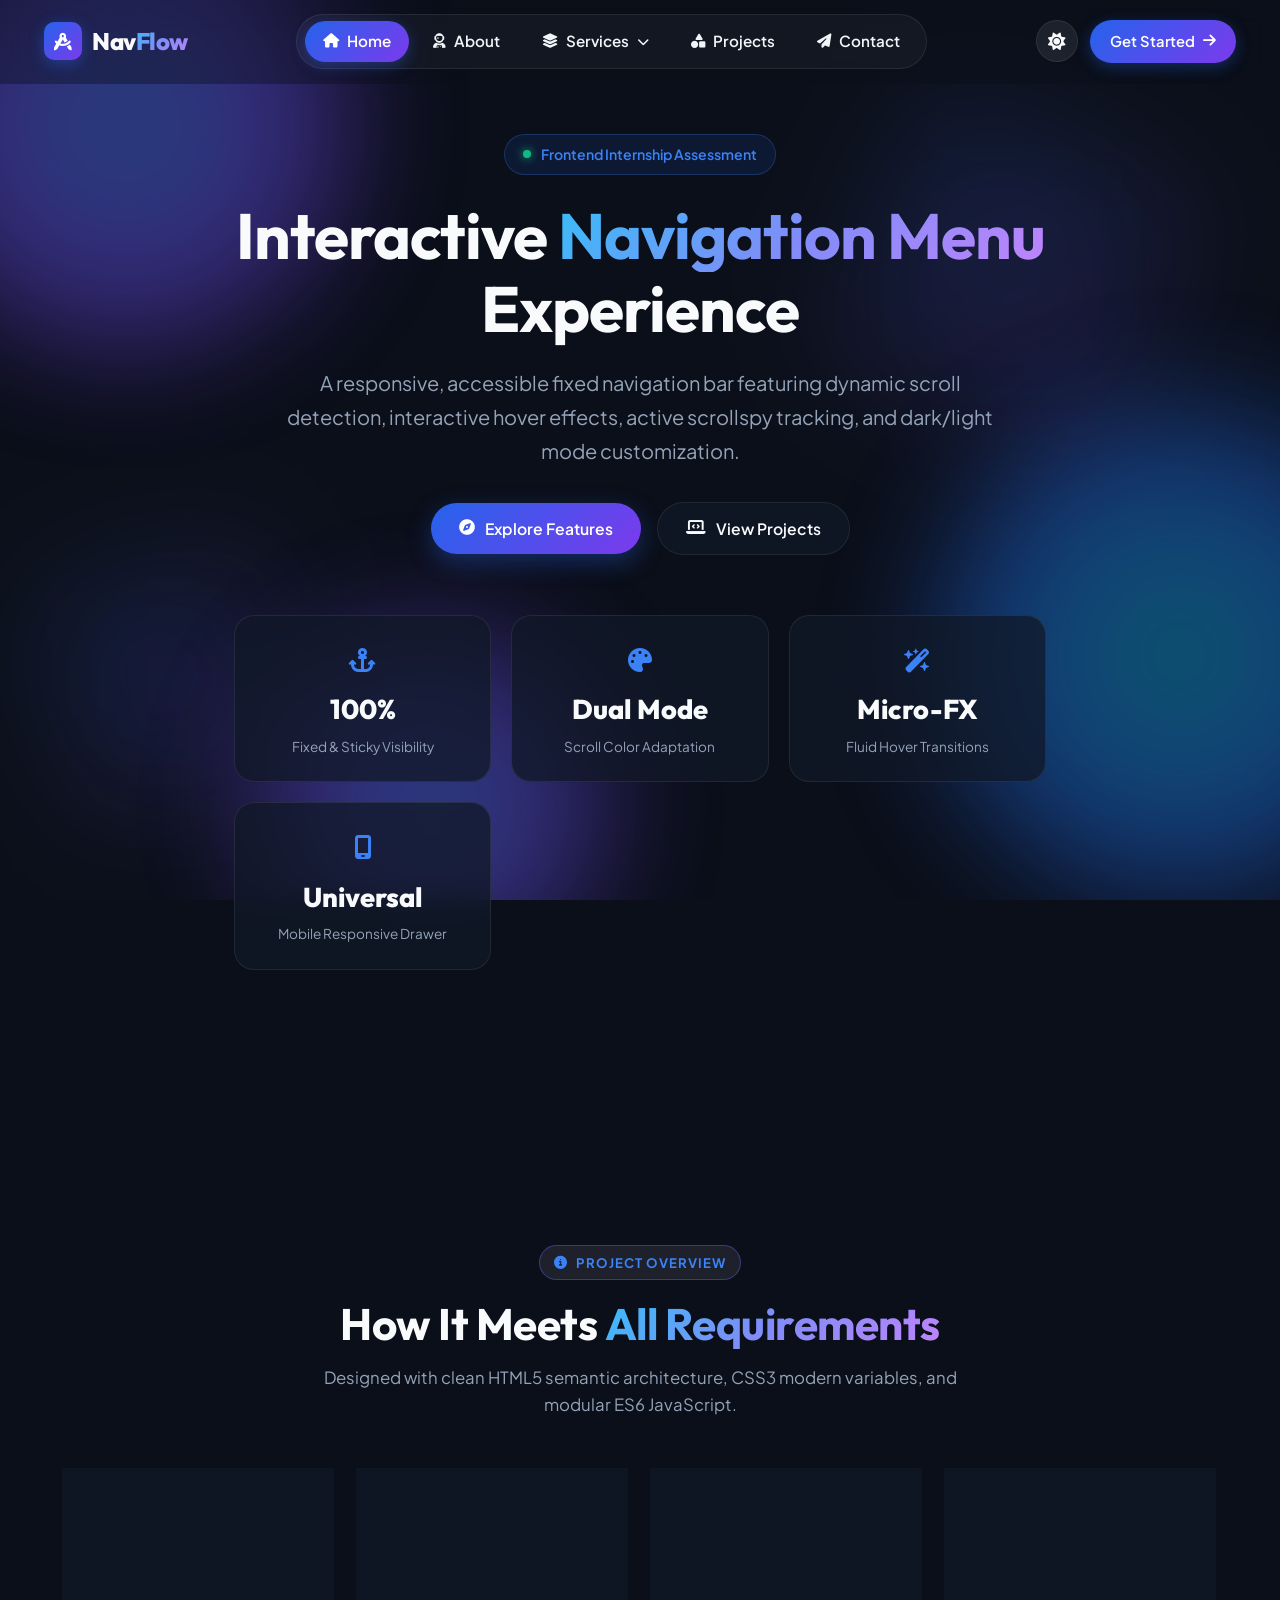
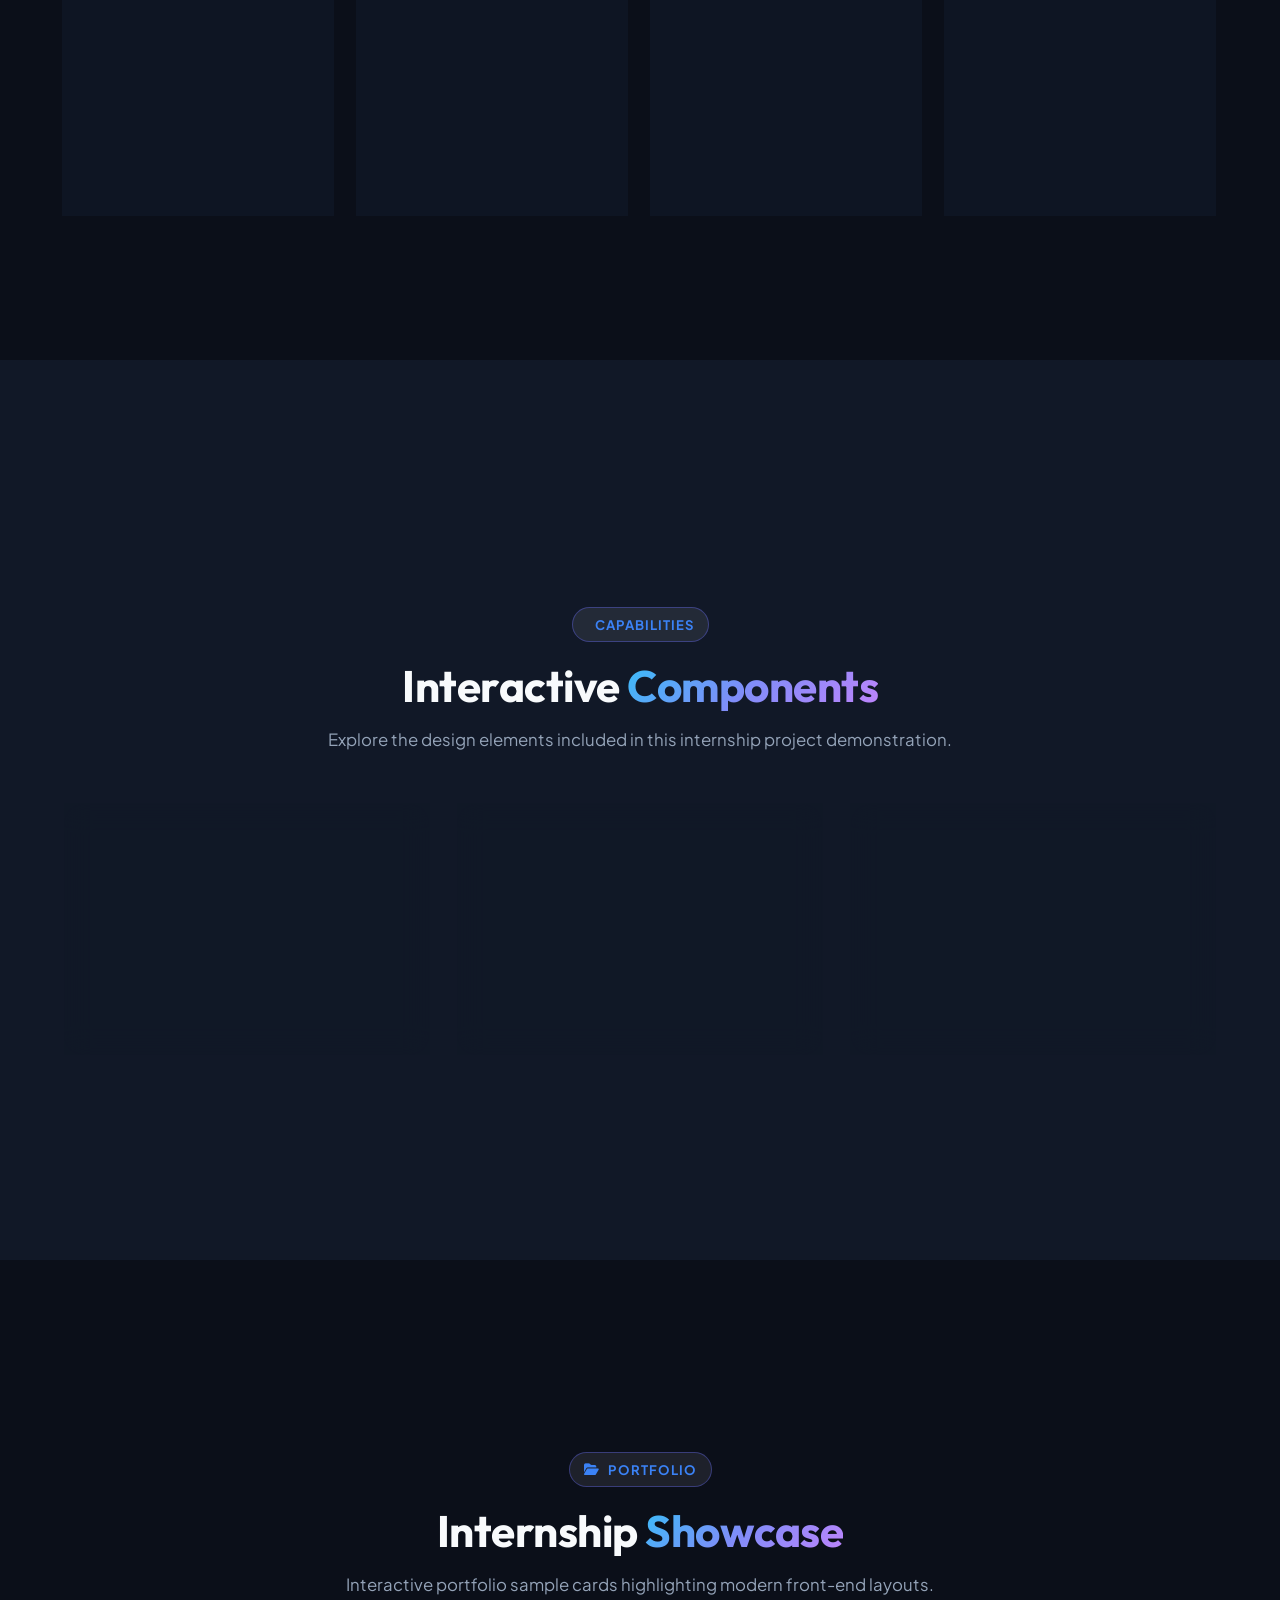
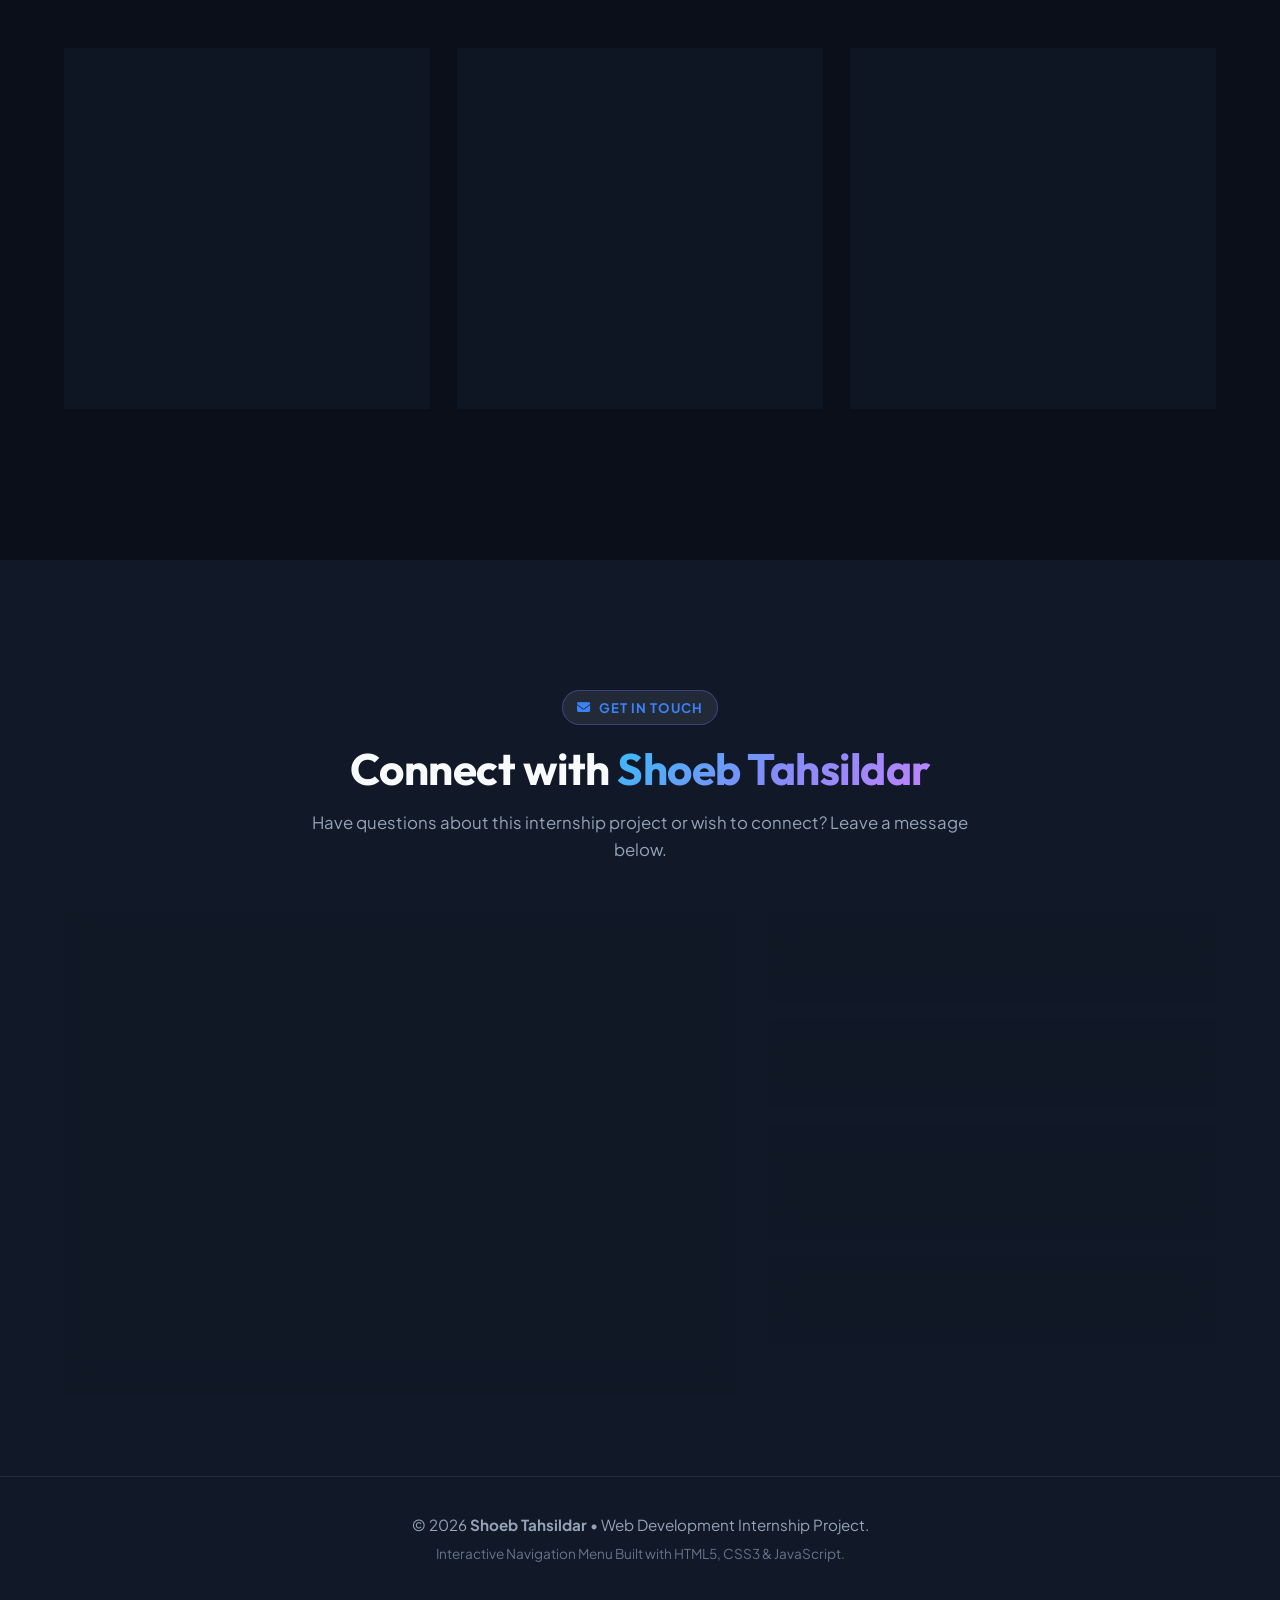
<file: index.html>
<!DOCTYPE html>
<html lang="en" data-theme="dark">
<head>
    <meta charset="UTF-8">
    <meta name="viewport" content="width=device-width, initial-scale=1.0">
    <meta name="description" content="Interactive Navigation Menu with scroll effects, hover animations, responsive design and theme toggle.">
    <title>Interactive Navigation Menu | Internship Project</title>

    <!-- Google Fonts -->
    <link rel="preconnect" href="https://fonts.googleapis.com">
    <link rel="preconnect" href="https://fonts.gstatic.com" crossorigin>
    <link href="https://fonts.googleapis.com/css2?family=Outfit:wght@400;500;600;700;800&family=Plus+Jakarta+Sans:wght@400;500;600;700&display=swap" rel="stylesheet">

    <!-- Font Awesome Icons -->
    <link rel="stylesheet" href="https://cdnjs.cloudflare.com/ajax/libs/font-awesome/6.5.1/css/all.min.css">

    <!-- Stylesheet -->
    <link rel="stylesheet" href="style.css">
</head>
<body>

    <!-- Scroll Progress Indicator -->
    <div class="scroll-progress-container" aria-hidden="true">
        <div class="scroll-progress-bar" id="scrollProgressBar"></div>
    </div>

    <!-- Interactive Navigation Bar -->
    <header class="navbar" id="navbar">
        <div class="nav-container">
            <!-- Brand Logo -->
            <a href="#home" class="nav-logo" id="navLogo">
                <span class="logo-icon"><i class="fa-solid fa-compass-drafting"></i></span>
                <span class="logo-text">Nav<span class="gradient-text">Flow</span></span>
            </a>

            <!-- Desktop & Mobile Navigation Links -->
            <nav class="nav-menu" id="navMenu">
                <ul class="nav-list">
                    <li class="nav-item">
                        <a href="#home" class="nav-link active" id="link-home">
                            <i class="fa-solid fa-house"></i>
                            <span>Home</span>
                        </a>
                    </li>
                    <li class="nav-item">
                        <a href="#about" class="nav-link" id="link-about">
                            <i class="fa-solid fa-user-astronaut"></i>
                            <span>About</span>
                        </a>
                    </li>
                    <li class="nav-item has-dropdown">
                        <a href="#services" class="nav-link" id="link-services">
                            <i class="fa-solid fa-layer-group"></i>
                            <span>Services</span>
                            <i class="fa-solid fa-chevron-down dropdown-arrow"></i>
                        </a>
                        <ul class="dropdown-menu">
                            <li><a href="#services" class="dropdown-item"><i class="fa-solid fa-code"></i> Frontend Engineering</a></li>
                            <li><a href="#services" class="dropdown-item"><i class="fa-solid fa-wand-magic-sparkles"></i> UI/UX Interactive Design</a></li>
                            <li><a href="#services" class="dropdown-item"><i class="fa-solid fa-mobile-screen-button"></i> Responsive Web Apps</a></li>
                            <li><a href="#services" class="dropdown-item"><i class="fa-solid fa-bolt"></i> Performance Optimization</a></li>
                        </ul>
                    </li>
                    <li class="nav-item">
                        <a href="#projects" class="nav-link" id="link-projects">
                            <i class="fa-solid fa-shapes"></i>
                            <span>Projects</span>
                        </a>
                    </li>
                    <li class="nav-item">
                        <a href="#contact" class="nav-link" id="link-contact">
                            <i class="fa-solid fa-paper-plane"></i>
                            <span>Contact</span>
                        </a>
                    </li>
                </ul>

                <!-- Extra Pages Demo (Cross-page consistency check) -->
                <div class="nav-extra-pages">
                    <span class="extra-label">Multi-Page:</span>
                    <a href="about.html" class="sub-page-link">About Page</a>
                    <a href="contact.html" class="sub-page-link">Contact Page</a>
                </div>
            </nav>

            <!-- Navbar Action Controls -->
            <div class="nav-actions">
                <!-- Theme Toggle Button -->
                <button class="theme-toggle-btn" id="themeToggleBtn" aria-label="Toggle Dark/Light Mode" title="Toggle Theme">
                    <i class="fa-solid fa-moon moon-icon"></i>
                    <i class="fa-solid fa-sun sun-icon"></i>
                </button>

                <!-- CTA Button -->
                <a href="#contact" class="nav-cta-btn">
                    <span>Get Started</span>
                    <i class="fa-solid fa-arrow-right"></i>
                </a>

                <!-- Mobile Hamburger Toggle -->
                <button class="hamburger" id="hamburgerBtn" aria-label="Toggle navigation menu" aria-expanded="false">
                    <span class="bar bar-1"></span>
                    <span class="bar bar-2"></span>
                    <span class="bar bar-3"></span>
                </button>
            </div>
        </div>
    </header>

    <!-- Floating Background Decor Elements (Blue Gradient Square & Circle with Gradient) -->
    <div class="ambient-shapes-container" aria-hidden="true">
        <div class="floating-shape gradient-circle circle-1"></div>
        <div class="floating-shape gradient-square square-1"></div>
        <div class="floating-shape gradient-circle circle-2"></div>
        <div class="floating-shape gradient-square square-2"></div>
        <div class="floating-shape gradient-circle circle-3"></div>
    </div>

    <!-- MAIN CONTENT SECTIONS -->
    <main>
        <!-- Home Section -->
        <section id="home" class="section hero-section">
            <div class="container hero-content">
                <div class="badge-pill">
                    <span class="badge-dot"></span>
                    <span>Frontend Internship Assessment</span>
                </div>
                <h1 class="hero-title">
                    Interactive <span class="gradient-text">Navigation Menu</span> Experience
                </h1>
                <p class="hero-subtitle">
                    A responsive, accessible fixed navigation bar featuring dynamic scroll detection,
                    interactive hover effects, active scrollspy tracking, and dark/light mode customization.
                </p>

                <div class="hero-cta-group">
                    <a href="#about" class="btn btn-primary">
                        <i class="fa-solid fa-compass"></i> Explore Features
                    </a>
                    <a href="#projects" class="btn btn-secondary">
                        <i class="fa-solid fa-laptop-code"></i> View Projects
                    </a>
                </div>

                <!-- Showcase Metrics Cards -->
                <div class="stats-grid">
                    <div class="stat-card">
                        <div class="stat-icon"><i class="fa-solid fa-anchor"></i></div>
                        <div class="stat-number">100%</div>
                        <div class="stat-label">Fixed & Sticky Visibility</div>
                    </div>
                    <div class="stat-card">
                        <div class="stat-icon"><i class="fa-solid fa-palette"></i></div>
                        <div class="stat-number">Dual Mode</div>
                        <div class="stat-label">Scroll Color Adaptation</div>
                    </div>
                    <div class="stat-card">
                        <div class="stat-icon"><i class="fa-solid fa-wand-magic-sparkles"></i></div>
                        <div class="stat-number">Micro-FX</div>
                        <div class="stat-label">Fluid Hover Transitions</div>
                    </div>
                    <div class="stat-card">
                        <div class="stat-icon"><i class="fa-solid fa-mobile-screen"></i></div>
                        <div class="stat-number">Universal</div>
                        <div class="stat-label">Mobile Responsive Drawer</div>
                    </div>
                </div>
            </div>
        </section>

        <!-- About Section -->
        <section id="about" class="section">
            <div class="container">
                <div class="section-header">
                    <span class="section-tag"><i class="fa-solid fa-circle-info"></i> Project Overview</span>
                    <h2 class="section-title">How It Meets <span class="gradient-text">All Requirements</span></h2>
                    <p class="section-desc">Designed with clean HTML5 semantic architecture, CSS3 modern variables, and modular ES6 JavaScript.</p>
                </div>

                <div class="features-grid">
                    <div class="feature-card">
                        <div class="feature-icon"><i class="fa-solid fa-arrows-up-down"></i></div>
                        <h3>Scroll Color Shift</h3>
                        <p>When scrolling past the threshold, JavaScript triggers the <code>.scrolled</code> class, modifying background tint, backdrop blur, elevation shadow, and padding dynamically.</p>
                    </div>

                    <div class="feature-card">
                        <div class="feature-icon"><i class="fa-solid fa-hand-pointer"></i></div>
                        <h3>Hover Interactions</h3>
                        <p>Each navigation link highlights with a smooth background pill, subtle scale transform, and vibrant color shift on hover with keyboard accessibility.</p>
                    </div>

                    <div class="feature-card">
                        <div class="feature-icon"><i class="fa-solid fa-crosshairs"></i></div>
                        <h3>Smart Active Scrollspy</h3>
                        <p>Uses modern <code>IntersectionObserver</code> to detect which section of the page is currently in view and automatically updates the active menu link.</p>
                    </div>

                    <div class="feature-card">
                        <div class="feature-icon"><i class="fa-solid fa-sun-plant-wilt"></i></div>
                        <h3>Theme Switcher</h3>
                        <p>Seamlessly toggle between a sleek cyberpunk dark mode and a crisp clean light mode, with preferences saved to <code>localStorage</code>.</p>
                    </div>
                </div>
            </div>
        </section>

        <!-- Services Section -->
        <section id="services" class="section alternate-section">
            <div class="container">
                <div class="section-header">
                    <span class="section-tag"><i class="fa-solid fa-sparkles"></i> Capabilities</span>
                    <h2 class="section-title">Interactive <span class="gradient-text">Components</span></h2>
                    <p class="section-desc">Explore the design elements included in this internship project demonstration.</p>
                </div>

                <div class="cards-grid">
                    <div class="interactive-card">
                        <div class="card-gradient-shape square-decor"></div>
                        <div class="card-body">
                            <span class="card-pill">Component 01</span>
                            <h3>Glassmorphic Navigation Bar</h3>
                            <p>Utilizes CSS <code>backdrop-filter: blur(16px)</code> with high-contrast borders and translucent color blends for a modern UI aesthetic.</p>
                        </div>
                    </div>

                    <div class="interactive-card">
                        <div class="card-gradient-shape circle-decor"></div>
                        <div class="card-body">
                            <span class="card-pill">Component 02</span>
                            <h3>Animated Hamburger Button</h3>
                            <p>Smooth SVG/CSS transformation turns three horizontal bars into an interactive close (X) icon when toggled on mobile viewports.</p>
                        </div>
                    </div>

                    <div class="interactive-card">
                        <div class="card-gradient-shape square-decor"></div>
                        <div class="card-body">
                            <span class="card-pill">Component 03</span>
                            <h3>Reading Progress Bar</h3>
                            <p>A precision scroll-tracking progress bar integrated into the header gives users an immediate visual cue of page scroll depth.</p>
                        </div>
                    </div>
                </div>
            </div>
        </section>

        <!-- Projects Section -->
        <section id="projects" class="section">
            <div class="container">
                <div class="section-header">
                    <span class="section-tag"><i class="fa-solid fa-folder-open"></i> Portfolio</span>
                    <h2 class="section-title">Internship <span class="gradient-text">Showcase</span></h2>
                    <p class="section-desc">Interactive portfolio sample cards highlighting modern front-end layouts.</p>
                </div>

                <div class="portfolio-grid">
                    <article class="portfolio-card">
                        <div class="portfolio-preview gradient-bg-1">
                            <i class="fa-solid fa-bars-staggered preview-icon"></i>
                        </div>
                        <div class="portfolio-info">
                            <span class="tag">Task Submission</span>
                            <h3>Dynamic Navigation System</h3>
                            <p>Fixed top navbar with scroll styling, animated link highlights, and responsive mobile drawer.</p>
                        </div>
                    </article>

                    <article class="portfolio-card">
                        <div class="portfolio-preview gradient-bg-2">
                            <i class="fa-solid fa-moon preview-icon"></i>
                        </div>
                        <div class="portfolio-info">
                            <span class="tag">Bonus Feature</span>
                            <h3>Persistent Theme Switcher</h3>
                            <p>Light and Dark themes powered by CSS variables with smooth property transitions.</p>
                        </div>
                    </article>

                    <article class="portfolio-card">
                        <div class="portfolio-preview gradient-bg-3">
                            <i class="fa-solid fa-mobile-screen preview-icon"></i>
                        </div>
                        <div class="portfolio-info">
                            <span class="tag">Responsiveness</span>
                            <h3>Cross-Device Compatibility</h3>
                            <p>Fluid layout optimized for mobile screens, tablets, laptops, and ultra-wide desktop monitors.</p>
                        </div>
                    </article>
                </div>
            </div>
        </section>

        <!-- Contact Section -->
        <section id="contact" class="section alternate-section">
            <div class="container">
                <div class="section-header">
                    <span class="section-tag"><i class="fa-solid fa-envelope"></i> Get In Touch</span>
                    <h2 class="section-title">Connect with <span class="gradient-text">Shoeb Tahsildar</span></h2>
                    <p class="section-desc">Have questions about this internship project or wish to connect? Leave a message below.</p>
                </div>

                <div class="contact-wrapper">
                    <div class="contact-card">
                        <form class="contact-form" id="contactForm" onsubmit="event.preventDefault(); alert('Thank you! Your message has been received.');">
                            <div class="form-group">
                                <label for="userName">Full Name</label>
                                <input type="text" id="userName" placeholder="e.g. John Doe" required>
                            </div>
                            <div class="form-group">
                                <label for="userEmail">Email Address</label>
                                <input type="email" id="userEmail" placeholder="e.g. john@example.com" required>
                            </div>
                            <div class="form-group">
                                <label for="userMessage">Message</label>
                                <textarea id="userMessage" rows="4" placeholder="Write your message here..." required></textarea>
                            </div>
                            <button type="submit" class="btn btn-primary btn-block">
                                <i class="fa-solid fa-paper-plane"></i> Send Message
                            </button>
                        </form>
                    </div>

                    <div class="contact-details">
                        <div class="detail-box">
                            <i class="fa-solid fa-user-check"></i>
                            <div>
                                <h4>Developer</h4>
                                <p>Shoeb Tahsildar</p>
                            </div>
                        </div>
                        <div class="detail-box">
                            <i class="fa-brands fa-github"></i>
                            <div>
                                <h4>GitHub Profile</h4>
                                <a href="https://github.com/shoeb2317" target="_blank" rel="noopener noreferrer">github.com/shoeb2317</a>
                            </div>
                        </div>
                        <div class="detail-box">
                            <i class="fa-solid fa-code-branch"></i>
                            <div>
                                <h4>Task Name</h4>
                                <p>Interactive Navigation Menu with Scroll & Hover FX</p>
                            </div>
                        </div>
                        <div class="detail-box">
                            <i class="fa-solid fa-file-code"></i>
                            <div>
                                <h4>Multi-Page Testing</h4>
                                <p>
                                    <a href="about.html" class="text-link">Open About Page</a> &bull; 
                                    <a href="contact.html" class="text-link">Open Contact Page</a>
                                </p>
                            </div>
                        </div>
                    </div>
                </div>
            </div>
        </section>
    </main>

    <!-- Footer -->
    <footer class="footer">
        <div class="container footer-content">
            <p>&copy; 2026 <strong>Shoeb Tahsildar</strong> &bull; Web Development Internship Project.</p>
            <p class="footer-sub">Interactive Navigation Menu Built with HTML5, CSS3 & JavaScript.</p>
        </div>
    </footer>

    <!-- JavaScript -->
    <script src="script.js"></script>
</body>
</html>
</file>
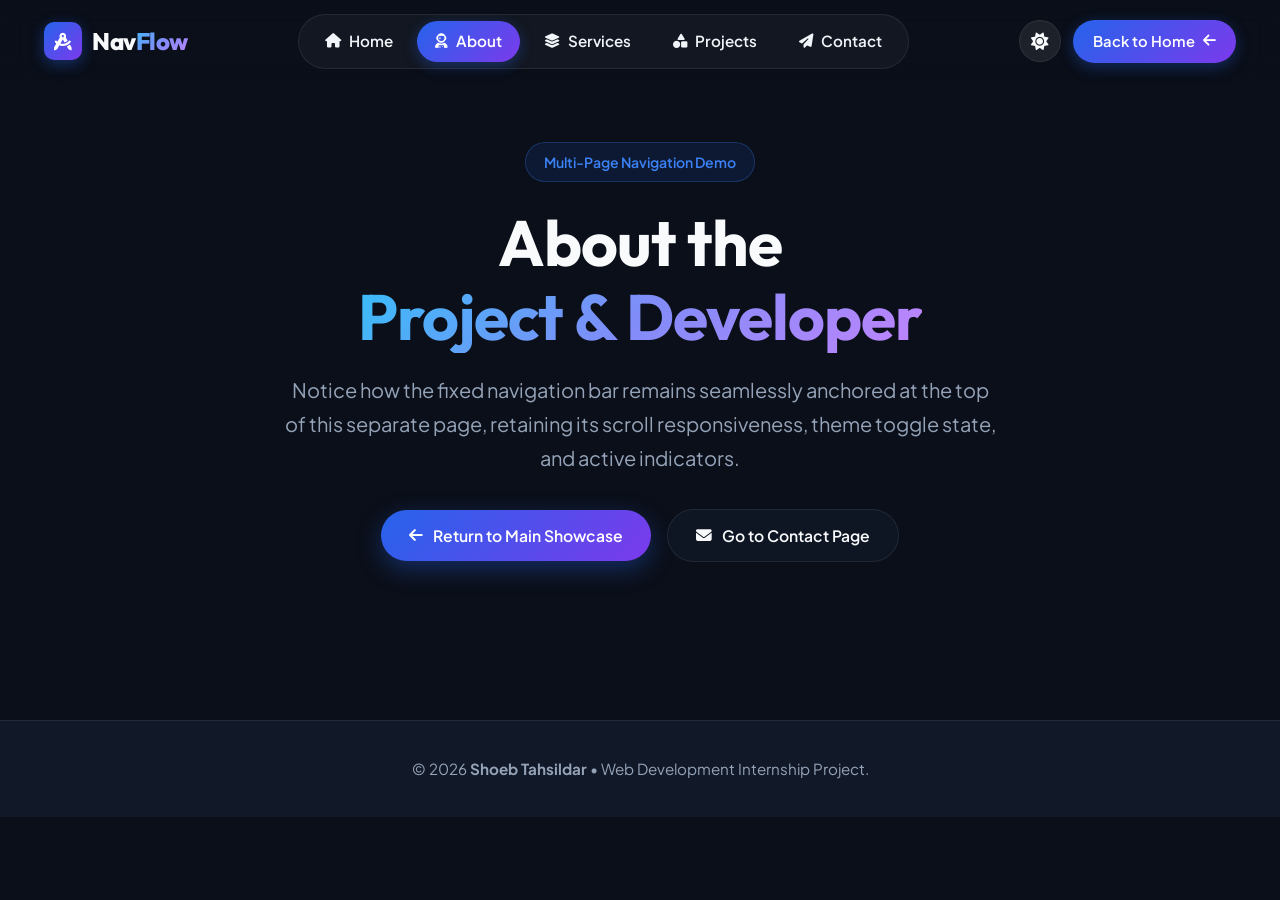
<file: about.html>
<!DOCTYPE html>
<html lang="en" data-theme="dark">
<head>
    <meta charset="UTF-8">
    <meta name="viewport" content="width=device-width, initial-scale=1.0">
    <title>About Us | Interactive Navigation Menu</title>
    <link rel="preconnect" href="https://fonts.googleapis.com">
    <link rel="preconnect" href="https://fonts.gstatic.com" crossorigin>
    <link href="https://fonts.googleapis.com/css2?family=Outfit:wght@400;500;600;700;800&family=Plus+Jakarta+Sans:wght@400;500;600;700&display=swap" rel="stylesheet">
    <link rel="stylesheet" href="https://cdnjs.cloudflare.com/ajax/libs/font-awesome/6.5.1/css/all.min.css">
    <link rel="stylesheet" href="style.css">
</head>
<body>

    <div class="scroll-progress-container" aria-hidden="true">
        <div class="scroll-progress-bar" id="scrollProgressBar"></div>
    </div>

    <!-- Fixed Navbar (Identical on all pages) -->
    <header class="navbar" id="navbar">
        <div class="nav-container">
            <a href="index.html#home" class="nav-logo" id="navLogo">
                <span class="logo-icon"><i class="fa-solid fa-compass-drafting"></i></span>
                <span class="logo-text">Nav<span class="gradient-text">Flow</span></span>
            </a>

            <nav class="nav-menu" id="navMenu">
                <ul class="nav-list">
                    <li class="nav-item">
                        <a href="index.html#home" class="nav-link">
                            <i class="fa-solid fa-house"></i>
                            <span>Home</span>
                        </a>
                    </li>
                    <li class="nav-item">
                        <a href="about.html" class="nav-link active">
                            <i class="fa-solid fa-user-astronaut"></i>
                            <span>About</span>
                        </a>
                    </li>
                    <li class="nav-item">
                        <a href="index.html#services" class="nav-link">
                            <i class="fa-solid fa-layer-group"></i>
                            <span>Services</span>
                        </a>
                    </li>
                    <li class="nav-item">
                        <a href="index.html#projects" class="nav-link">
                            <i class="fa-solid fa-shapes"></i>
                            <span>Projects</span>
                        </a>
                    </li>
                    <li class="nav-item">
                        <a href="contact.html" class="nav-link">
                            <i class="fa-solid fa-paper-plane"></i>
                            <span>Contact</span>
                        </a>
                    </li>
                </ul>
            </nav>

            <div class="nav-actions">
                <button class="theme-toggle-btn" id="themeToggleBtn" aria-label="Toggle Theme">
                    <i class="fa-solid fa-moon moon-icon"></i>
                    <i class="fa-solid fa-sun sun-icon"></i>
                </button>
                <a href="index.html" class="nav-cta-btn">
                    <span>Back to Home</span>
                    <i class="fa-solid fa-arrow-left"></i>
                </a>
                <button class="hamburger" id="hamburgerBtn" aria-label="Toggle navigation">
                    <span class="bar bar-1"></span>
                    <span class="bar bar-2"></span>
                    <span class="bar bar-3"></span>
                </button>
            </div>
        </div>
    </header>

    <main>
        <section class="section hero-section" style="min-height: 80vh;">
            <div class="container hero-content">
                <div class="badge-pill"><span>Multi-Page Navigation Demo</span></div>
                <h1 class="hero-title">About the <span class="gradient-text">Project & Developer</span></h1>
                <p class="hero-subtitle">
                    Notice how the fixed navigation bar remains seamlessly anchored at the top of this separate page,
                    retaining its scroll responsiveness, theme toggle state, and active indicators.
                </p>
                <div class="hero-cta-group">
                    <a href="index.html" class="btn btn-primary"><i class="fa-solid fa-arrow-left"></i> Return to Main Showcase</a>
                    <a href="contact.html" class="btn btn-secondary"><i class="fa-solid fa-envelope"></i> Go to Contact Page</a>
                </div>
            </div>
        </section>
    </main>

    <footer class="footer">
        <div class="container footer-content">
            <p>&copy; 2026 <strong>Shoeb Tahsildar</strong> &bull; Web Development Internship Project.</p>
        </div>
    </footer>

    <script src="script.js"></script>
</body>
</html>
</file>
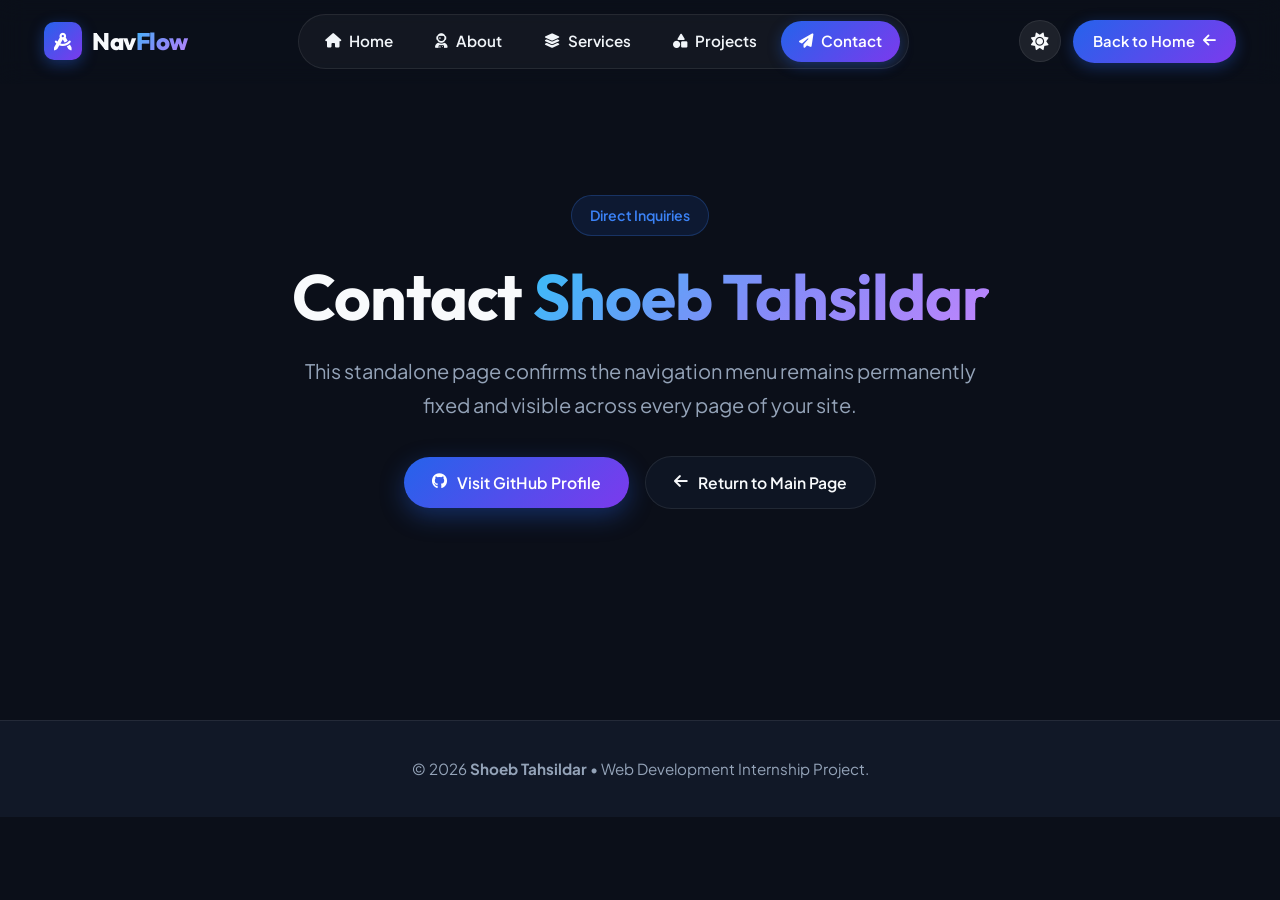
<file: contact.html>
<!DOCTYPE html>
<html lang="en" data-theme="dark">
<head>
    <meta charset="UTF-8">
    <meta name="viewport" content="width=device-width, initial-scale=1.0">
    <title>Contact Us | Interactive Navigation Menu</title>
    <link rel="preconnect" href="https://fonts.googleapis.com">
    <link rel="preconnect" href="https://fonts.gstatic.com" crossorigin>
    <link href="https://fonts.googleapis.com/css2?family=Outfit:wght@400;500;600;700;800&family=Plus+Jakarta+Sans:wght@400;500;600;700&display=swap" rel="stylesheet">
    <link rel="stylesheet" href="https://cdnjs.cloudflare.com/ajax/libs/font-awesome/6.5.1/css/all.min.css">
    <link rel="stylesheet" href="style.css">
</head>
<body>

    <div class="scroll-progress-container" aria-hidden="true">
        <div class="scroll-progress-bar" id="scrollProgressBar"></div>
    </div>

    <!-- Fixed Navbar (Identical on all pages) -->
    <header class="navbar" id="navbar">
        <div class="nav-container">
            <a href="index.html#home" class="nav-logo" id="navLogo">
                <span class="logo-icon"><i class="fa-solid fa-compass-drafting"></i></span>
                <span class="logo-text">Nav<span class="gradient-text">Flow</span></span>
            </a>

            <nav class="nav-menu" id="navMenu">
                <ul class="nav-list">
                    <li class="nav-item">
                        <a href="index.html#home" class="nav-link">
                            <i class="fa-solid fa-house"></i>
                            <span>Home</span>
                        </a>
                    </li>
                    <li class="nav-item">
                        <a href="about.html" class="nav-link">
                            <i class="fa-solid fa-user-astronaut"></i>
                            <span>About</span>
                        </a>
                    </li>
                    <li class="nav-item">
                        <a href="index.html#services" class="nav-link">
                            <i class="fa-solid fa-layer-group"></i>
                            <span>Services</span>
                        </a>
                    </li>
                    <li class="nav-item">
                        <a href="index.html#projects" class="nav-link">
                            <i class="fa-solid fa-shapes"></i>
                            <span>Projects</span>
                        </a>
                    </li>
                    <li class="nav-item">
                        <a href="contact.html" class="nav-link active">
                            <i class="fa-solid fa-paper-plane"></i>
                            <span>Contact</span>
                        </a>
                    </li>
                </ul>
            </nav>

            <div class="nav-actions">
                <button class="theme-toggle-btn" id="themeToggleBtn" aria-label="Toggle Theme">
                    <i class="fa-solid fa-moon moon-icon"></i>
                    <i class="fa-solid fa-sun sun-icon"></i>
                </button>
                <a href="index.html" class="nav-cta-btn">
                    <span>Back to Home</span>
                    <i class="fa-solid fa-arrow-left"></i>
                </a>
                <button class="hamburger" id="hamburgerBtn" aria-label="Toggle navigation">
                    <span class="bar bar-1"></span>
                    <span class="bar bar-2"></span>
                    <span class="bar bar-3"></span>
                </button>
            </div>
        </div>
    </header>

    <main>
        <section class="section hero-section" style="min-height: 80vh;">
            <div class="container hero-content">
                <div class="badge-pill"><span>Direct Inquiries</span></div>
                <h1 class="hero-title">Contact <span class="gradient-text">Shoeb Tahsildar</span></h1>
                <p class="hero-subtitle">
                    This standalone page confirms the navigation menu remains permanently fixed and visible across every page of your site.
                </p>
                <div class="hero-cta-group">
                    <a href="https://github.com/shoeb2317" target="_blank" rel="noopener noreferrer" class="btn btn-primary">
                        <i class="fa-brands fa-github"></i> Visit GitHub Profile
                    </a>
                    <a href="index.html" class="btn btn-secondary">
                        <i class="fa-solid fa-arrow-left"></i> Return to Main Page
                    </a>
                </div>
            </div>
        </section>
    </main>

    <footer class="footer">
        <div class="container footer-content">
            <p>&copy; 2026 <strong>Shoeb Tahsildar</strong> &bull; Web Development Internship Project.</p>
        </div>
    </footer>

    <script src="script.js"></script>
</body>
</html>
</file>
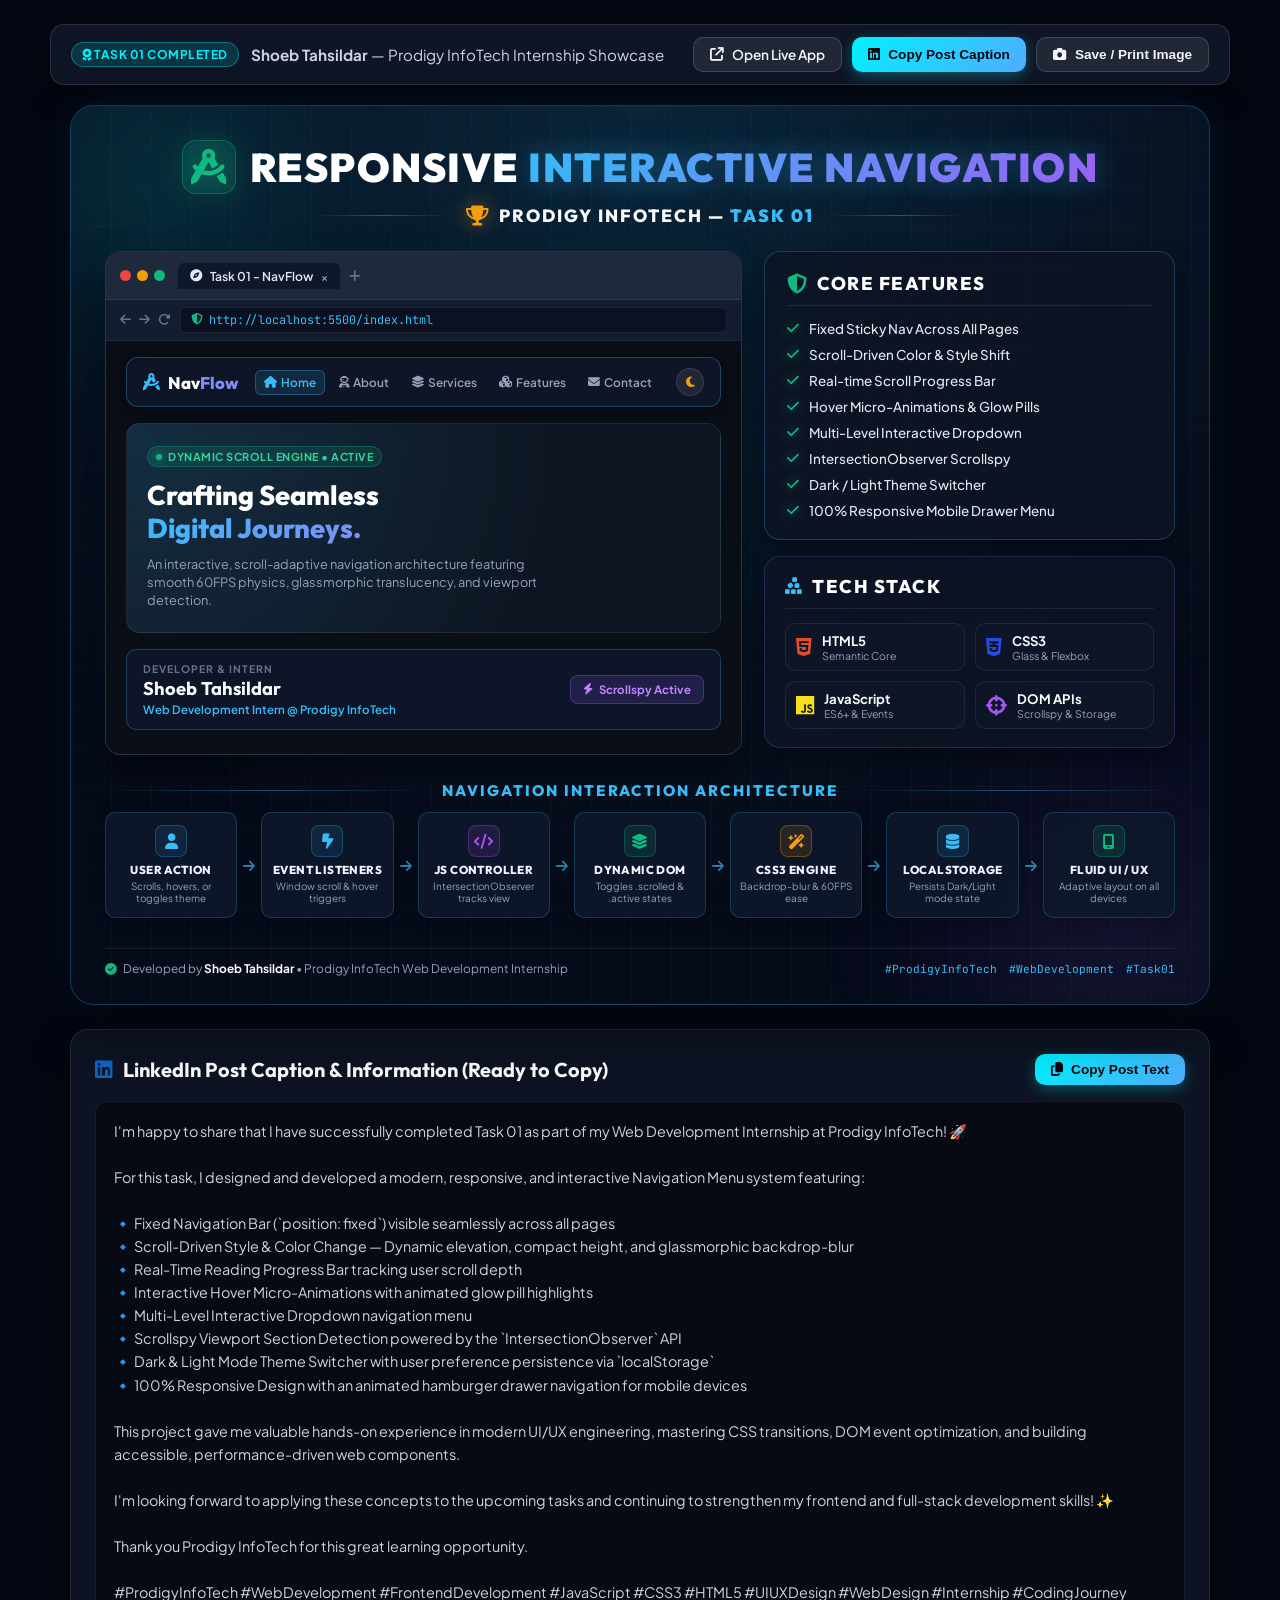
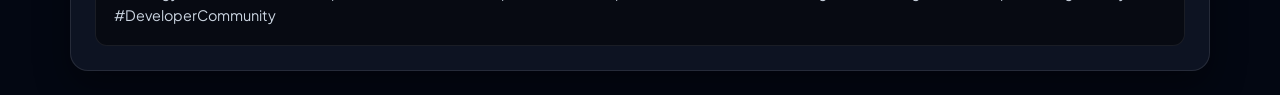
<file: showcase.html>
<!DOCTYPE html>
<html lang="en">
<head>
    <meta charset="UTF-8">
    <meta name="viewport" content="width=device-width, initial-scale=1.0">
    <title>Prodigy InfoTech - Task 01 Showcase | Shoeb Tahsildar</title>
    <!-- Google Fonts -->
    <link rel="preconnect" href="https://fonts.googleapis.com">
    <link rel="preconnect" href="https://fonts.gstatic.com" crossorigin>
    <link href="https://fonts.googleapis.com/css2?family=Outfit:wght@400;500;600;700;800;900&family=Plus+Jakarta+Sans:wght@400;500;600;700;800&family=JetBrains+Mono:wght@400;600&display=swap" rel="stylesheet">
    <!-- Font Awesome -->
    <link rel="stylesheet" href="https://cdnjs.cloudflare.com/ajax/libs/font-awesome/6.5.1/css/all.min.css">
    
    <style>
        :root {
            --bg-base: #070a12;
            --bg-card: rgba(14, 20, 36, 0.85);
            --bg-card-border: rgba(56, 189, 248, 0.2);
            --accent-cyan: #00f2fe;
            --accent-blue: #4facfe;
            --accent-green: #10b981;
            --accent-emerald: #059669;
            --accent-purple: #8b5cf6;
            --accent-yellow: #f59e0b;
            --text-main: #f8fafc;
            --text-sub: #94a3b8;
            --font-head: 'Outfit', sans-serif;
            --font-body: 'Plus Jakarta Sans', sans-serif;
            --font-mono: 'JetBrains Mono', monospace;
        }

        * {
            box-sizing: border-box;
            margin: 0;
            padding: 0;
        }

        body {
            background-color: #030712;
            font-family: var(--font-body);
            color: var(--text-main);
            min-height: 100vh;
            display: flex;
            flex-direction: column;
            align-items: center;
            padding: 24px 16px;
        }

        /* Top Action Bar for User */
        .action-toolbar {
            width: 100%;
            max-width: 1180px;
            display: flex;
            justify-content: space-between;
            align-items: center;
            background: rgba(17, 24, 39, 0.9);
            border: 1px solid rgba(255, 255, 255, 0.12);
            backdrop-filter: blur(16px);
            padding: 12px 20px;
            border-radius: 14px;
            margin-bottom: 20px;
            box-shadow: 0 10px 25px rgba(0, 0, 0, 0.4);
        }

        .action-toolbar .title-info {
            display: flex;
            align-items: center;
            gap: 12px;
            font-size: 0.95rem;
            color: #cbd5e1;
        }

        .badge-pill {
            background: rgba(0, 242, 254, 0.15);
            color: var(--accent-cyan);
            border: 1px solid rgba(0, 242, 254, 0.35);
            font-size: 0.75rem;
            font-weight: 700;
            padding: 4px 10px;
            border-radius: 999px;
            letter-spacing: 0.5px;
            text-transform: uppercase;
        }

        .toolbar-buttons {
            display: flex;
            gap: 10px;
        }

        .btn-action {
            display: inline-flex;
            align-items: center;
            gap: 8px;
            padding: 8px 16px;
            border-radius: 10px;
            font-size: 0.85rem;
            font-weight: 600;
            cursor: pointer;
            transition: all 0.2s ease;
            text-decoration: none;
            border: none;
        }

        .btn-primary {
            background: linear-gradient(135deg, #00f2fe, #4facfe);
            color: #030712;
            box-shadow: 0 4px 14px rgba(0, 242, 254, 0.3);
        }

        .btn-primary:hover {
            transform: translateY(-2px);
            box-shadow: 0 6px 20px rgba(0, 242, 254, 0.5);
        }

        .btn-secondary {
            background: rgba(255, 255, 255, 0.08);
            color: #f1f5f9;
            border: 1px solid rgba(255, 255, 255, 0.15);
        }

        .btn-secondary:hover {
            background: rgba(255, 255, 255, 0.15);
            color: #fff;
        }

        /* =====================================================================
           POSTER CONTAINER (Matches Friend's 1080px Square / High-Impact Style)
           ===================================================================== */
        .poster-canvas {
            width: 100%;
            max-width: 1140px;
            background: #090e1a radial-gradient(circle at 50% 0%, rgba(14, 165, 233, 0.15) 0%, rgba(6, 11, 25, 0.98) 75%);
            border: 1px solid rgba(56, 189, 248, 0.25);
            border-radius: 24px;
            padding: 34px 34px 28px 34px;
            box-shadow: 0 25px 60px -15px rgba(0, 0, 0, 0.8), 0 0 40px rgba(14, 165, 233, 0.1);
            position: relative;
            overflow: hidden;
        }

        /* Ambient background grid lines */
        .poster-canvas::before {
            content: '';
            position: absolute;
            inset: 0;
            background-image: 
                linear-gradient(to right, rgba(255, 255, 255, 0.02) 1px, transparent 1px),
                linear-gradient(to bottom, rgba(255, 255, 255, 0.02) 1px, transparent 1px);
            background-size: 40px 40px;
            pointer-events: none;
        }

        /* Circuit & Glowing Corner Orbs */
        .poster-glow-orb {
            position: absolute;
            border-radius: 50%;
            filter: blur(80px);
            pointer-events: none;
            z-index: 0;
        }
        .orb-1 {
            width: 250px;
            height: 250px;
            background: rgba(0, 242, 254, 0.12);
            top: -50px;
            left: -50px;
        }
        .orb-2 {
            width: 300px;
            height: 300px;
            background: rgba(139, 92, 246, 0.1);
            bottom: -80px;
            right: -60px;
        }

        .poster-content {
            position: relative;
            z-index: 1;
            display: flex;
            flex-direction: column;
            gap: 24px;
        }

        /* -------------------------------------------------------------
           HEADER: Title & Prodigy InfoTech Task Badge
           ------------------------------------------------------------- */
        .poster-header {
            text-align: center;
            display: flex;
            flex-direction: column;
            align-items: center;
            gap: 6px;
        }

        .header-title-row {
            display: inline-flex;
            align-items: center;
            gap: 14px;
        }

        .header-shield-icon {
            font-size: 2.2rem;
            color: #10b981;
            filter: drop-shadow(0 0 16px rgba(16, 185, 129, 0.6));
            background: rgba(16, 185, 129, 0.12);
            width: 54px;
            height: 54px;
            display: flex;
            align-items: center;
            justify-content: center;
            border-radius: 14px;
            border: 1px solid rgba(16, 185, 129, 0.35);
        }

        .header-main-title {
            font-family: var(--font-head);
            font-size: 2.5rem;
            font-weight: 900;
            letter-spacing: 1.5px;
            text-transform: uppercase;
            color: #ffffff;
            line-height: 1.1;
        }

        .header-main-title .highlight-accent {
            background: linear-gradient(135deg, #38bdf8 0%, #a855f7 100%);
            -webkit-background-clip: text;
            -webkit-text-fill-color: transparent;
            text-shadow: 0 0 30px rgba(56, 189, 248, 0.4);
        }

        .header-subtitle-bar {
            display: flex;
            align-items: center;
            justify-content: center;
            gap: 16px;
            width: 100%;
            max-width: 650px;
            margin-top: 4px;
        }

        .bar-line {
            flex: 1;
            height: 1px;
            background: linear-gradient(90deg, transparent, rgba(56, 189, 248, 0.4), transparent);
        }

        .company-pill {
            display: inline-flex;
            align-items: center;
            gap: 8px;
            font-family: var(--font-head);
            font-weight: 800;
            font-size: 1.1rem;
            letter-spacing: 2px;
            color: #f8fafc;
            text-transform: uppercase;
        }

        .company-pill .trophy-icon {
            color: #f59e0b;
            font-size: 1.25rem;
            filter: drop-shadow(0 0 10px rgba(245, 158, 11, 0.5));
        }

        .task-tag {
            color: #38bdf8;
            font-weight: 900;
        }

        /* -------------------------------------------------------------
           MAIN GRID: Browser Preview (Left) + Feature/Stack Cards (Right)
           ------------------------------------------------------------- */
        .poster-main-grid {
            display: grid;
            grid-template-columns: 1.55fr 1fr;
            gap: 22px;
            align-items: stretch;
        }

        /* BROWSER FRAME */
        .browser-mockup {
            background: #0f172a;
            border: 1px solid rgba(255, 255, 255, 0.12);
            border-radius: 16px;
            overflow: hidden;
            display: flex;
            flex-direction: column;
            box-shadow: 0 15px 35px rgba(0, 0, 0, 0.6), 0 0 25px rgba(14, 165, 233, 0.08);
        }

        .browser-topbar {
            background: #1e293b;
            border-bottom: 1px solid rgba(255, 255, 255, 0.07);
            padding: 10px 14px;
            display: flex;
            align-items: center;
            gap: 12px;
        }

        .window-dots {
            display: flex;
            gap: 6px;
        }

        .dot {
            width: 11px;
            height: 11px;
            border-radius: 50%;
        }
        .dot-close { background: #ef4444; }
        .dot-min { background: #f59e0b; }
        .dot-max { background: #10b981; }

        .browser-tabs {
            display: flex;
            align-items: center;
            gap: 4px;
        }

        .browser-tab {
            background: #0f172a;
            color: #e2e8f0;
            padding: 5px 12px;
            border-radius: 8px 8px 0 0;
            font-size: 0.76rem;
            font-weight: 600;
            display: flex;
            align-items: center;
            gap: 8px;
            border: 1px solid rgba(255, 255, 255, 0.06);
            border-bottom: none;
        }

        .browser-tab-close {
            color: #94a3b8;
            font-size: 0.7rem;
        }

        .tab-add {
            color: #64748b;
            font-size: 0.8rem;
            margin-left: 4px;
        }

        .browser-nav-row {
            background: #131c31;
            padding: 7px 14px;
            display: flex;
            align-items: center;
            gap: 10px;
            border-bottom: 1px solid rgba(255, 255, 255, 0.05);
        }

        .browser-nav-arrows {
            display: flex;
            gap: 8px;
            color: #64748b;
            font-size: 0.78rem;
        }

        .browser-address-bar {
            flex: 1;
            background: #0b1120;
            border: 1px solid rgba(255, 255, 255, 0.08);
            border-radius: 6px;
            padding: 4px 10px;
            font-family: var(--font-mono);
            font-size: 0.74rem;
            color: #38bdf8;
            display: flex;
            align-items: center;
            gap: 6px;
        }

        .address-lock {
            color: #10b981;
            font-size: 0.72rem;
        }

        /* Mockup Web Viewport */
        .browser-viewport {
            background: #090e17;
            padding: 16px 20px 24px 20px;
            flex: 1;
            position: relative;
            display: flex;
            flex-direction: column;
            gap: 16px;
            min-height: 380px;
        }

        /* Simulated Sticky Navbar Inside Mockup */
        .mockup-navbar {
            background: rgba(15, 23, 42, 0.88);
            border: 1px solid rgba(56, 189, 248, 0.3);
            backdrop-filter: blur(12px);
            border-radius: 12px;
            padding: 10px 16px;
            display: flex;
            align-items: center;
            justify-content: space-between;
            box-shadow: 0 4px 20px rgba(0, 0, 0, 0.4);
        }

        .mock-brand {
            display: flex;
            align-items: center;
            gap: 8px;
            font-family: var(--font-head);
            font-weight: 800;
            font-size: 1.05rem;
            color: #fff;
        }

        .mock-brand i {
            color: #38bdf8;
        }

        .mock-brand span span {
            color: #818cf8;
        }

        .mock-links {
            display: flex;
            align-items: center;
            gap: 6px;
        }

        .mock-link {
            font-size: 0.74rem;
            font-weight: 600;
            color: #94a3b8;
            padding: 4px 8px;
            border-radius: 6px;
            display: flex;
            align-items: center;
            gap: 4px;
        }

        .mock-link.active {
            color: #38bdf8;
            background: rgba(56, 189, 248, 0.12);
            border: 1px solid rgba(56, 189, 248, 0.3);
        }

        .mock-nav-actions {
            display: flex;
            align-items: center;
            gap: 8px;
        }

        .mock-theme-btn {
            background: rgba(255, 255, 255, 0.08);
            color: #f59e0b;
            border: 1px solid rgba(255, 255, 255, 0.1);
            width: 28px;
            height: 28px;
            border-radius: 50%;
            display: flex;
            align-items: center;
            justify-content: center;
            font-size: 0.75rem;
        }

        /* Mockup Hero Card */
        .mock-hero-box {
            background: radial-gradient(circle at top left, rgba(56, 189, 248, 0.15), transparent 70%), rgba(17, 24, 39, 0.75);
            border: 1px solid rgba(255, 255, 255, 0.08);
            border-radius: 14px;
            padding: 22px 20px;
            display: flex;
            flex-direction: column;
            gap: 12px;
            position: relative;
            overflow: hidden;
        }

        .mock-status-pill {
            display: inline-flex;
            align-items: center;
            gap: 6px;
            background: rgba(16, 185, 129, 0.15);
            border: 1px solid rgba(16, 185, 129, 0.3);
            color: #34d399;
            font-size: 0.68rem;
            font-weight: 700;
            padding: 3px 8px;
            border-radius: 999px;
            width: fit-content;
            letter-spacing: 0.5px;
            text-transform: uppercase;
        }

        .mock-pulse-dot {
            width: 6px;
            height: 6px;
            border-radius: 50%;
            background: #10b981;
            box-shadow: 0 0 8px #10b981;
        }

        .mock-hero-title {
            font-family: var(--font-head);
            font-size: 1.7rem;
            font-weight: 800;
            line-height: 1.2;
            color: #ffffff;
        }

        .mock-hero-title span {
            background: linear-gradient(135deg, #38bdf8, #818cf8);
            -webkit-background-clip: text;
            -webkit-text-fill-color: transparent;
        }

        .mock-hero-sub {
            color: #94a3b8;
            font-size: 0.8rem;
            line-height: 1.4;
            max-width: 420px;
        }

        /* Mockup Info Card Inside Viewport */
        .mock-user-card {
            background: rgba(15, 23, 42, 0.95);
            border: 1px solid rgba(56, 189, 248, 0.25);
            border-radius: 10px;
            padding: 12px 16px;
            display: flex;
            justify-content: space-between;
            align-items: center;
        }

        .mock-user-meta {
            display: flex;
            flex-direction: column;
            gap: 2px;
        }

        .mock-label {
            font-size: 0.65rem;
            text-transform: uppercase;
            letter-spacing: 1px;
            color: #64748b;
            font-weight: 700;
        }

        .mock-dev-name {
            font-family: var(--font-head);
            font-size: 1.15rem;
            font-weight: 700;
            color: #f8fafc;
        }

        .mock-dev-role {
            font-size: 0.72rem;
            color: #38bdf8;
            font-weight: 600;
        }

        .mock-scroll-badge {
            background: rgba(139, 92, 246, 0.15);
            border: 1px solid rgba(139, 92, 246, 0.35);
            color: #c084fc;
            padding: 6px 12px;
            border-radius: 8px;
            font-size: 0.72rem;
            font-weight: 700;
            display: flex;
            align-items: center;
            gap: 6px;
        }

        /* -------------------------------------------------------------
           RIGHT COLUMN: FEATURES CARD + STACK CARD
           ------------------------------------------------------------- */
        .poster-sidebar {
            display: flex;
            flex-direction: column;
            gap: 16px;
        }

        .feature-card {
            background: var(--bg-card);
            border: 1px solid rgba(56, 189, 248, 0.25);
            border-radius: 16px;
            padding: 20px 22px;
            box-shadow: 0 10px 25px rgba(0, 0, 0, 0.4);
            position: relative;
            overflow: hidden;
        }

        .card-head {
            display: flex;
            align-items: center;
            gap: 10px;
            margin-bottom: 14px;
            padding-bottom: 10px;
            border-bottom: 1px solid rgba(255, 255, 255, 0.08);
        }

        .card-head-icon {
            color: #10b981;
            font-size: 1.25rem;
        }

        .card-head-title {
            font-family: var(--font-head);
            font-size: 1.15rem;
            font-weight: 800;
            letter-spacing: 1.5px;
            text-transform: uppercase;
            color: #ffffff;
        }

        .features-list {
            list-style: none;
            display: flex;
            flex-direction: column;
            gap: 9px;
        }

        .feature-item {
            display: flex;
            align-items: center;
            gap: 10px;
            font-size: 0.84rem;
            color: #e2e8f0;
            font-weight: 500;
        }

        .feature-item i.fa-check {
            color: #10b981;
            font-size: 0.85rem;
            filter: drop-shadow(0 0 6px rgba(16, 185, 129, 0.6));
        }

        /* TECH STACK CARD */
        .stack-card {
            background: var(--bg-card);
            border: 1px solid rgba(139, 92, 246, 0.25);
            border-radius: 16px;
            padding: 18px 20px;
            box-shadow: 0 10px 25px rgba(0, 0, 0, 0.4);
        }

        .stack-head-icon {
            color: #38bdf8;
            font-size: 1.2rem;
        }

        .stack-grid {
            display: grid;
            grid-template-columns: 1fr 1fr;
            gap: 10px;
        }

        .stack-badge {
            background: rgba(15, 23, 42, 0.7);
            border: 1px solid rgba(255, 255, 255, 0.08);
            border-radius: 10px;
            padding: 8px 10px;
            display: flex;
            align-items: center;
            gap: 10px;
            transition: all 0.2s ease;
        }

        .stack-badge i {
            font-size: 1.3rem;
        }

        .icon-html { color: #e44d26; }
        .icon-css { color: #264de4; }
        .icon-js { color: #f7df1e; }
        .icon-dom { color: #a855f7; }

        .stack-badge-meta {
            display: flex;
            flex-direction: column;
        }

        .stack-name {
            font-weight: 700;
            font-size: 0.82rem;
            color: #f8fafc;
        }

        .stack-role {
            font-size: 0.66rem;
            color: #94a3b8;
        }

        /* -------------------------------------------------------------
           BOTTOM ARCHITECTURE / FLOW SECTION
           ------------------------------------------------------------- */
        .poster-flow-section {
            display: flex;
            flex-direction: column;
            gap: 12px;
            margin-top: 2px;
        }

        .flow-header-divider {
            display: flex;
            align-items: center;
            gap: 14px;
        }

        .flow-title {
            font-family: var(--font-head);
            font-size: 0.95rem;
            font-weight: 800;
            letter-spacing: 2px;
            text-transform: uppercase;
            color: #38bdf8;
            white-space: nowrap;
        }

        .flow-cards-track {
            display: flex;
            align-items: center;
            justify-content: space-between;
            gap: 6px;
        }

        .flow-card-wrapper {
            display: flex;
            align-items: center;
            gap: 6px;
        }

        .flow-box {
            flex: 1;
            background: rgba(15, 23, 42, 0.92);
            border: 1px solid rgba(56, 189, 248, 0.22);
            border-radius: 10px;
            padding: 10px 8px;
            text-align: center;
            display: flex;
            flex-direction: column;
            align-items: center;
            gap: 4px;
            min-height: 106px;
            justify-content: center;
            box-shadow: 0 4px 15px rgba(0, 0, 0, 0.3);
            position: relative;
        }

        .flow-box:hover {
            border-color: rgba(56, 189, 248, 0.6);
            transform: translateY(-2px);
        }

        .flow-icon-circle {
            width: 32px;
            height: 32px;
            border-radius: 8px;
            background: rgba(56, 189, 248, 0.1);
            border: 1px solid rgba(56, 189, 248, 0.25);
            display: flex;
            align-items: center;
            justify-content: center;
            font-size: 0.95rem;
            color: #38bdf8;
            margin-bottom: 2px;
        }

        .flow-box.accent-green .flow-icon-circle {
            background: rgba(16, 185, 129, 0.12);
            border-color: rgba(16, 185, 129, 0.3);
            color: #10b981;
        }

        .flow-box.accent-purple .flow-icon-circle {
            background: rgba(168, 85, 247, 0.12);
            border-color: rgba(168, 85, 247, 0.3);
            color: #a855f7;
        }

        .flow-box.accent-amber .flow-icon-circle {
            background: rgba(245, 158, 11, 0.12);
            border-color: rgba(245, 158, 11, 0.3);
            color: #f59e0b;
        }

        .flow-step-name {
            font-family: var(--font-head);
            font-size: 0.72rem;
            font-weight: 800;
            letter-spacing: 0.4px;
            text-transform: uppercase;
            color: #f1f5f9;
            line-height: 1.15;
        }

        .flow-step-desc {
            font-size: 0.62rem;
            color: #94a3b8;
            line-height: 1.2;
        }

        .flow-arrow {
            color: #38bdf8;
            font-size: 0.85rem;
            opacity: 0.7;
        }

        /* Bottom Footer in Poster */
        .poster-footer {
            margin-top: 6px;
            display: flex;
            justify-content: space-between;
            align-items: center;
            padding-top: 12px;
            border-top: 1px solid rgba(255, 255, 255, 0.08);
            font-size: 0.74rem;
            color: #64748b;
        }

        .footer-dev {
            display: flex;
            align-items: center;
            gap: 6px;
            color: #94a3b8;
        }

        .footer-dev strong {
            color: #f8fafc;
        }

        .footer-tags {
            display: flex;
            gap: 12px;
            font-family: var(--font-mono);
            color: #38bdf8;
            font-size: 0.7rem;
        }

        /* -------------------------------------------------------------
           MODAL / CAPTION COPY DRAWER
           ------------------------------------------------------------- */
        .caption-section {
            width: 100%;
            max-width: 1140px;
            margin-top: 24px;
            background: #0d1322;
            border: 1px solid rgba(255, 255, 255, 0.1);
            border-radius: 18px;
            padding: 24px;
            box-shadow: 0 15px 35px rgba(0, 0, 0, 0.4);
        }

        .caption-head {
            display: flex;
            justify-content: space-between;
            align-items: center;
            margin-bottom: 16px;
        }

        .caption-title {
            font-family: var(--font-head);
            font-size: 1.25rem;
            font-weight: 700;
            display: flex;
            align-items: center;
            gap: 10px;
            color: #f8fafc;
        }

        .caption-box {
            background: #070a12;
            border: 1px solid rgba(255, 255, 255, 0.08);
            border-radius: 12px;
            padding: 18px;
            font-family: var(--font-body);
            font-size: 0.9rem;
            line-height: 1.6;
            color: #cbd5e1;
            white-space: pre-wrap;
            position: relative;
        }

        /* Toast notification */
        .toast {
            position: fixed;
            bottom: 30px;
            right: 30px;
            background: #10b981;
            color: #030712;
            padding: 12px 20px;
            border-radius: 10px;
            font-weight: 700;
            font-size: 0.9rem;
            display: flex;
            align-items: center;
            gap: 10px;
            box-shadow: 0 10px 25px rgba(16, 185, 129, 0.4);
            transform: translateY(100px);
            opacity: 0;
            transition: all 0.3s cubic-bezier(0.16, 1, 0.3, 1);
            z-index: 9999;
        }

        .toast.show {
            transform: translateY(0);
            opacity: 1;
        }

        @media (max-width: 992px) {
            .poster-main-grid {
                grid-template-columns: 1fr;
            }
            .flow-cards-track {
                grid-template-columns: repeat(2, 1fr);
            }
            .flow-arrow {
                display: none;
            }
        }
    </style>
</head>
<body>

    <!-- Top Action Toolbar -->
    <header class="action-toolbar">
        <div class="title-info">
            <span class="badge-pill"><i class="fa-solid fa-award"></i> Task 01 Completed</span>
            <span><strong>Shoeb Tahsildar</strong> &mdash; Prodigy InfoTech Internship Showcase</span>
        </div>
        <div class="toolbar-buttons">
            <a href="index.html" class="btn-action btn-secondary" target="_blank">
                <i class="fa-solid fa-arrow-up-right-from-square"></i> Open Live App
            </a>
            <button class="btn-action btn-primary" onclick="copyLinkedInCaption()">
                <i class="fa-brands fa-linkedin"></i> Copy Post Caption
            </button>
            <button class="btn-action btn-secondary" onclick="window.print()">
                <i class="fa-solid fa-camera"></i> Save / Print Image
            </button>
        </div>
    </header>

    <!-- =========================================================================
         THE SHOWCASE POSTER (Same Visual Standard as Friend's Infographic)
         ========================================================================= -->
    <main class="poster-canvas" id="posterCanvas">
        <div class="poster-glow-orb orb-1"></div>
        <div class="poster-glow-orb orb-2"></div>

        <div class="poster-content">
            <!-- HEADER -->
            <header class="poster-header">
                <div class="header-title-row">
                    <div class="header-shield-icon">
                        <i class="fa-solid fa-compass-drafting"></i>
                    </div>
                    <h1 class="header-main-title">
                        RESPONSIVE <span class="highlight-accent">INTERACTIVE NAVIGATION</span>
                    </h1>
                </div>
                <div class="header-subtitle-bar">
                    <div class="bar-line"></div>
                    <div class="company-pill">
                        <i class="fa-solid fa-trophy trophy-icon"></i>
                        <span>PRODIGY INFOTECH &mdash; <span class="task-tag">TASK 01</span></span>
                    </div>
                    <div class="bar-line"></div>
                </div>
            </header>

            <!-- MAIN GRID: BROWSER PREVIEW (LEFT) + METRICS & STACK (RIGHT) -->
            <div class="poster-main-grid">
                
                <!-- BROWSER MOCKUP -->
                <div class="browser-mockup">
                    <div class="browser-topbar">
                        <div class="window-dots">
                            <span class="dot dot-close"></span>
                            <span class="dot dot-min"></span>
                            <span class="dot dot-max"></span>
                        </div>
                        <div class="browser-tabs">
                            <div class="browser-tab">
                                <i class="fa-solid fa-compass"></i>
                                <span>Task 01 - NavFlow</span>
                                <span class="browser-tab-close">&times;</span>
                            </div>
                            <span class="tab-add"><i class="fa-solid fa-plus"></i></span>
                        </div>
                    </div>

                    <div class="browser-nav-row">
                        <div class="browser-nav-arrows">
                            <i class="fa-solid fa-arrow-left"></i>
                            <i class="fa-solid fa-arrow-right"></i>
                            <i class="fa-solid fa-rotate-right"></i>
                        </div>
                        <div class="browser-address-bar">
                            <i class="fa-solid fa-shield-halved address-lock"></i>
                            <span>http://localhost:5500/index.html</span>
                        </div>
                    </div>

                    <!-- Inner Page Preview -->
                    <div class="browser-viewport">
                        <!-- Sticky Navigation Bar Preview -->
                        <div class="mockup-navbar">
                            <div class="mock-brand">
                                <i class="fa-solid fa-compass-drafting"></i>
                                <span>Nav<span>Flow</span></span>
                            </div>
                            <div class="mock-links">
                                <span class="mock-link active"><i class="fa-solid fa-house"></i> Home</span>
                                <span class="mock-link"><i class="fa-solid fa-user-astronaut"></i> About</span>
                                <span class="mock-link"><i class="fa-solid fa-layer-group"></i> Services</span>
                                <span class="mock-link"><i class="fa-solid fa-cubes"></i> Features</span>
                                <span class="mock-link"><i class="fa-solid fa-envelope"></i> Contact</span>
                            </div>
                            <div class="mock-nav-actions">
                                <div class="mock-theme-btn"><i class="fa-solid fa-moon"></i></div>
                            </div>
                        </div>

                        <!-- Hero Content Preview -->
                        <div class="mock-hero-box">
                            <div class="mock-status-pill">
                                <span class="mock-pulse-dot"></span>
                                <span>Dynamic Scroll Engine &bull; Active</span>
                            </div>
                            <h2 class="mock-hero-title">
                                Crafting Seamless <br><span>Digital Journeys.</span>
                            </h2>
                            <p class="mock-hero-sub">
                                An interactive, scroll-adaptive navigation architecture featuring smooth 60FPS physics, glassmorphic translucency, and viewport detection.
                            </p>
                        </div>

                        <!-- User / Intern Identity Card inside Preview -->
                        <div class="mock-user-card">
                            <div class="mock-user-meta">
                                <span class="mock-label">DEVELOPER & INTERN</span>
                                <div class="mock-dev-name">Shoeb Tahsildar</div>
                                <div class="mock-dev-role">Web Development Intern @ Prodigy InfoTech</div>
                            </div>
                            <div class="mock-scroll-badge">
                                <i class="fa-solid fa-bolt"></i>
                                <span>Scrollspy Active</span>
                            </div>
                        </div>
                    </div>
                </div>

                <!-- RIGHT SIDEBAR: KEY FEATURES & TECH STACK -->
                <div class="poster-sidebar">
                    <!-- FEATURES CARD -->
                    <div class="feature-card">
                        <div class="card-head">
                            <i class="fa-solid fa-shield-halved card-head-icon"></i>
                            <h2 class="card-head-title">CORE FEATURES</h2>
                        </div>
                        <ul class="features-list">
                            <li class="feature-item">
                                <i class="fa-solid fa-check"></i>
                                <span>Fixed Sticky Nav Across All Pages</span>
                            </li>
                            <li class="feature-item">
                                <i class="fa-solid fa-check"></i>
                                <span>Scroll-Driven Color & Style Shift</span>
                            </li>
                            <li class="feature-item">
                                <i class="fa-solid fa-check"></i>
                                <span>Real-time Scroll Progress Bar</span>
                            </li>
                            <li class="feature-item">
                                <i class="fa-solid fa-check"></i>
                                <span>Hover Micro-Animations & Glow Pills</span>
                            </li>
                            <li class="feature-item">
                                <i class="fa-solid fa-check"></i>
                                <span>Multi-Level Interactive Dropdown</span>
                            </li>
                            <li class="feature-item">
                                <i class="fa-solid fa-check"></i>
                                <span>IntersectionObserver Scrollspy</span>
                            </li>
                            <li class="feature-item">
                                <i class="fa-solid fa-check"></i>
                                <span>Dark / Light Theme Switcher</span>
                            </li>
                            <li class="feature-item">
                                <i class="fa-solid fa-check"></i>
                                <span>100% Responsive Mobile Drawer Menu</span>
                            </li>
                        </ul>
                    </div>

                    <!-- TECH STACK CARD -->
                    <div class="stack-card">
                        <div class="card-head">
                            <i class="fa-solid fa-cubes-stacked stack-head-icon"></i>
                            <h2 class="card-head-title">TECH STACK</h2>
                        </div>
                        <div class="stack-grid">
                            <div class="stack-badge">
                                <i class="fa-brands fa-html5 icon-html"></i>
                                <div class="stack-badge-meta">
                                    <span class="stack-name">HTML5</span>
                                    <span class="stack-role">Semantic Core</span>
                                </div>
                            </div>
                            <div class="stack-badge">
                                <i class="fa-brands fa-css3-alt icon-css"></i>
                                <div class="stack-badge-meta">
                                    <span class="stack-name">CSS3</span>
                                    <span class="stack-role">Glass & Flexbox</span>
                                </div>
                            </div>
                            <div class="stack-badge">
                                <i class="fa-brands fa-js icon-js"></i>
                                <div class="stack-badge-meta">
                                    <span class="stack-name">JavaScript</span>
                                    <span class="stack-role">ES6+ & Events</span>
                                </div>
                            </div>
                            <div class="stack-badge">
                                <i class="fa-solid fa-crosshairs icon-dom"></i>
                                <div class="stack-badge-meta">
                                    <span class="stack-name">DOM APIs</span>
                                    <span class="stack-role">Scrollspy & Storage</span>
                                </div>
                            </div>
                        </div>
                    </div>
                </div>

            </div>

            <!-- BOTTOM SECTION: NAVIGATION INTERACTION FLOW -->
            <section class="poster-flow-section">
                <div class="flow-header-divider">
                    <div class="bar-line"></div>
                    <h3 class="flow-title">NAVIGATION INTERACTION ARCHITECTURE</h3>
                    <div class="bar-line"></div>
                </div>

                <div class="flow-cards-track">
                    <!-- Step 1 -->
                    <div class="flow-box">
                        <div class="flow-icon-circle"><i class="fa-solid fa-user"></i></div>
                        <span class="flow-step-name">USER ACTION</span>
                        <span class="flow-step-desc">Scrolls, hovers, or toggles theme</span>
                    </div>

                    <div class="flow-arrow"><i class="fa-solid fa-arrow-right"></i></div>

                    <!-- Step 2 -->
                    <div class="flow-box">
                        <div class="flow-icon-circle"><i class="fa-solid fa-bolt-lightning"></i></div>
                        <span class="flow-step-name">EVENT LISTENERS</span>
                        <span class="flow-step-desc">Window scroll & hover triggers</span>
                    </div>

                    <div class="flow-arrow"><i class="fa-solid fa-arrow-right"></i></div>

                    <!-- Step 3 -->
                    <div class="flow-box accent-purple">
                        <div class="flow-icon-circle"><i class="fa-solid fa-code"></i></div>
                        <span class="flow-step-name">JS CONTROLLER</span>
                        <span class="flow-step-desc">IntersectionObserver tracks view</span>
                    </div>

                    <div class="flow-arrow"><i class="fa-solid fa-arrow-right"></i></div>

                    <!-- Step 4 -->
                    <div class="flow-box accent-green">
                        <div class="flow-icon-circle"><i class="fa-solid fa-layer-group"></i></div>
                        <span class="flow-step-name">DYNAMIC DOM</span>
                        <span class="flow-step-desc">Toggles .scrolled & .active states</span>
                    </div>

                    <div class="flow-arrow"><i class="fa-solid fa-arrow-right"></i></div>

                    <!-- Step 5 -->
                    <div class="flow-box accent-amber">
                        <div class="flow-icon-circle"><i class="fa-solid fa-wand-magic-sparkles"></i></div>
                        <span class="flow-step-name">CSS3 ENGINE</span>
                        <span class="flow-step-desc">Backdrop-blur & 60FPS ease</span>
                    </div>

                    <div class="flow-arrow"><i class="fa-solid fa-arrow-right"></i></div>

                    <!-- Step 6 -->
                    <div class="flow-box">
                        <div class="flow-icon-circle"><i class="fa-solid fa-database"></i></div>
                        <span class="flow-step-name">LOCALSTORAGE</span>
                        <span class="flow-step-desc">Persists Dark/Light mode state</span>
                    </div>

                    <div class="flow-arrow"><i class="fa-solid fa-arrow-right"></i></div>

                    <!-- Step 7 -->
                    <div class="flow-box accent-green">
                        <div class="flow-icon-circle"><i class="fa-solid fa-mobile-screen"></i></div>
                        <span class="flow-step-name">FLUID UI / UX</span>
                        <span class="flow-step-desc">Adaptive layout on all devices</span>
                    </div>
                </div>
            </section>

            <!-- POSTER FOOTER -->
            <footer class="poster-footer">
                <div class="footer-dev">
                    <i class="fa-solid fa-circle-check" style="color: #10b981;"></i>
                    <span>Developed by <strong>Shoeb Tahsildar</strong> &bull; Prodigy InfoTech Web Development Internship</span>
                </div>
                <div class="footer-tags">
                    <span>#ProdigyInfoTech</span>
                    <span>#WebDevelopment</span>
                    <span>#Task01</span>
                </div>
            </footer>
        </div>
    </main>

    <!-- =========================================================================
         READY-TO-USE LINKEDIN POST CAPTION SECTION
         ========================================================================= -->
    <section class="caption-section">
        <div class="caption-head">
            <h2 class="caption-title">
                <i class="fa-brands fa-linkedin" style="color: #0a66c2;"></i>
                LinkedIn Post Caption & Information (Ready to Copy)
            </h2>
            <button class="btn-action btn-primary" onclick="copyLinkedInCaption()">
                <i class="fa-solid fa-copy"></i> Copy Post Text
            </button>
        </div>
        <div class="caption-box" id="captionText">I'm happy to share that I have successfully completed Task 01 as part of my Web Development Internship at Prodigy InfoTech! 🚀

For this task, I designed and developed a modern, responsive, and interactive Navigation Menu system featuring:

🔹 Fixed Navigation Bar (`position: fixed`) visible seamlessly across all pages
🔹 Scroll-Driven Style & Color Change — Dynamic elevation, compact height, and glassmorphic backdrop-blur
🔹 Real-Time Reading Progress Bar tracking user scroll depth
🔹 Interactive Hover Micro-Animations with animated glow pill highlights
🔹 Multi-Level Interactive Dropdown navigation menu
🔹 Scrollspy Viewport Section Detection powered by the `IntersectionObserver` API
🔹 Dark & Light Mode Theme Switcher with user preference persistence via `localStorage`
🔹 100% Responsive Design with an animated hamburger drawer navigation for mobile devices

This project gave me valuable hands-on experience in modern UI/UX engineering, mastering CSS transitions, DOM event optimization, and building accessible, performance-driven web components.

I'm looking forward to applying these concepts to the upcoming tasks and continuing to strengthen my frontend and full-stack development skills! ✨

Thank you Prodigy InfoTech for this great learning opportunity.

#ProdigyInfoTech #WebDevelopment #FrontendDevelopment #JavaScript #CSS3 #HTML5 #UIUXDesign #WebDesign #Internship #CodingJourney #DeveloperCommunity</div>
    </section>

    <!-- Copy Toast -->
    <div class="toast" id="copyToast">
        <i class="fa-solid fa-circle-check"></i>
        <span>LinkedIn caption copied to clipboard!</span>
    </div>

    <script>
        function copyLinkedInCaption() {
            const text = document.getElementById('captionText').innerText;
            navigator.clipboard.writeText(text).then(() => {
                const toast = document.getElementById('copyToast');
                toast.classList.add('show');
                setTimeout(() => {
                    toast.classList.remove('show');
                }, 3000);
            }).catch(err => {
                alert('Caption ready! You can manually copy the text in the box below.');
            });
        }
    </script>
</body>
</html>
</file>
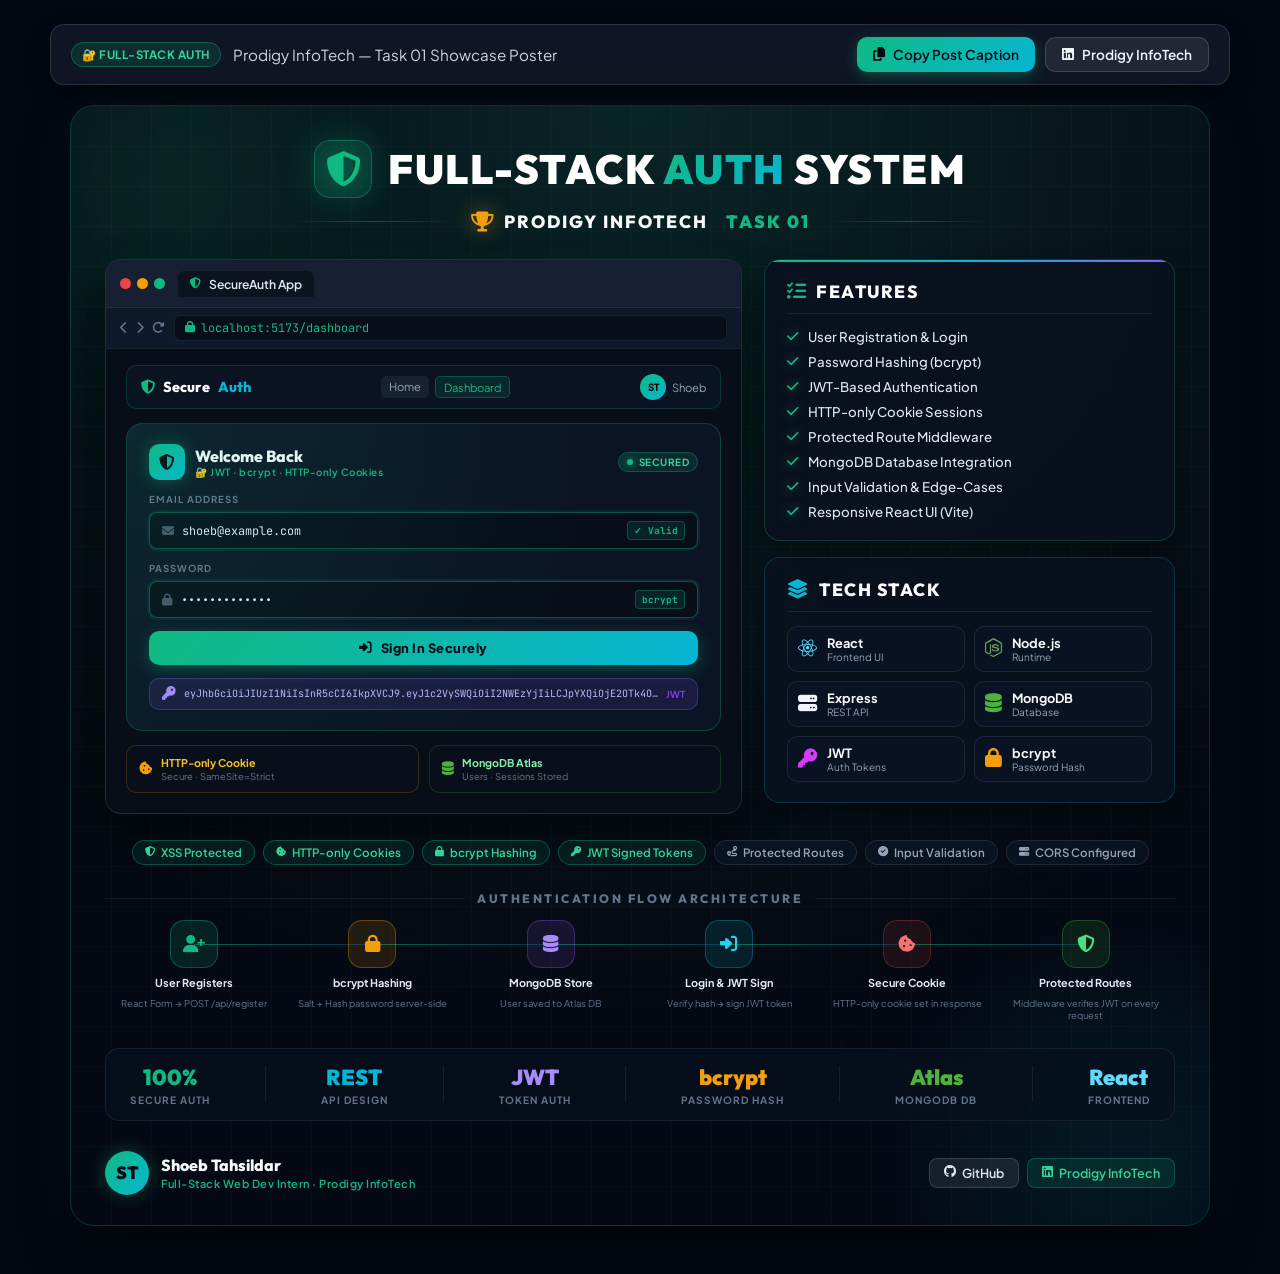
<file: task-auth-showcase.html>
<!DOCTYPE html>
<html lang="en">
<head>
    <meta charset="UTF-8">
    <meta name="viewport" content="width=device-width, initial-scale=1.0">
    <title>Prodigy InfoTech – Full-Stack Auth System | Shoeb Tahsildar</title>
    <meta name="description" content="Showcase poster for Task 01 Full-Stack Authentication System — Shoeb Tahsildar | Prodigy InfoTech Internship">
    <link rel="preconnect" href="https://fonts.googleapis.com">
    <link rel="preconnect" href="https://fonts.gstatic.com" crossorigin>
    <link href="https://fonts.googleapis.com/css2?family=Outfit:wght@400;500;600;700;800;900&family=Plus+Jakarta+Sans:wght@400;500;600;700;800&family=JetBrains+Mono:wght@400;600&display=swap" rel="stylesheet">
    <link rel="stylesheet" href="https://cdnjs.cloudflare.com/ajax/libs/font-awesome/6.5.1/css/all.min.css">
    <style>
        :root {
            --bg-base: #060a10;
            --bg-card: rgba(10,17,30,.9);
            --accent-green:  #10b981;
            --accent-emerald:#34d399;
            --accent-cyan:   #06b6d4;
            --accent-purple: #8b5cf6;
            --accent-yellow: #f59e0b;
            --text-main: #f8fafc;
            --text-sub:  #94a3b8;
            --font-head: 'Outfit', sans-serif;
            --font-body: 'Plus Jakarta Sans', sans-serif;
            --font-mono: 'JetBrains Mono', monospace;
        }
        *, *::before, *::after { box-sizing: border-box; margin: 0; padding: 0; }
        body {
            background: #030712;
            font-family: var(--font-body);
            color: var(--text-main);
            min-height: 100vh;
            display: flex;
            flex-direction: column;
            align-items: center;
            padding: 24px 16px 48px;
        }

        /* ── TOOLBAR ── */
        .toolbar {
            width: 100%; max-width: 1180px;
            display: flex; justify-content: space-between; align-items: center;
            background: rgba(17,24,39,.9);
            border: 1px solid rgba(255,255,255,.12);
            backdrop-filter: blur(16px);
            padding: 12px 20px; border-radius: 14px;
            margin-bottom: 20px;
            box-shadow: 0 10px 25px rgba(0,0,0,.4);
        }
        .toolbar-left { display: flex; align-items: center; gap: 12px; font-size: .95rem; color: #cbd5e1; }
        .badge-pill {
            background: rgba(16,185,129,.15); color: #34d399;
            border: 1px solid rgba(16,185,129,.35);
            font-size: .72rem; font-weight: 700;
            padding: 4px 10px; border-radius: 999px;
            letter-spacing: .5px; text-transform: uppercase;
        }
        .toolbar-right { display: flex; gap: 10px; }
        .btn {
            display: inline-flex; align-items: center; gap: 8px;
            padding: 8px 16px; border-radius: 10px;
            font-size: .85rem; font-weight: 600;
            cursor: pointer; transition: all .2s;
            text-decoration: none; border: none; font-family: var(--font-body);
        }
        .btn-green {
            background: linear-gradient(135deg,#10b981,#06b6d4);
            color: #030712; box-shadow: 0 4px 14px rgba(16,185,129,.35);
        }
        .btn-green:hover { transform: translateY(-2px); box-shadow: 0 6px 20px rgba(16,185,129,.55); }
        .btn-ghost {
            background: rgba(255,255,255,.08); color: #f1f5f9;
            border: 1px solid rgba(255,255,255,.15);
        }
        .btn-ghost:hover { background: rgba(255,255,255,.14); }

        /* ── POSTER CANVAS ── */
        .canvas {
            width: 100%; max-width: 1140px;
            background: #070d18 radial-gradient(circle at 50% 0%, rgba(16,185,129,.13) 0%, rgba(5,9,18,.97) 72%);
            border: 1px solid rgba(16,185,129,.22);
            border-radius: 24px;
            padding: 34px 34px 30px;
            box-shadow: 0 25px 60px -15px rgba(0,0,0,.85), 0 0 50px rgba(16,185,129,.07);
            position: relative; overflow: hidden;
        }
        .canvas::before {
            content: '';
            position: absolute; inset: 0;
            background-image:
                linear-gradient(to right,  rgba(255,255,255,.018) 1px, transparent 1px),
                linear-gradient(to bottom, rgba(255,255,255,.018) 1px, transparent 1px);
            background-size: 40px 40px;
            pointer-events: none;
        }
        .orb { position: absolute; border-radius: 50%; filter: blur(80px); pointer-events: none; z-index: 0; }
        .o1 { width:280px;height:280px; background:rgba(16,185,129,.1);   top:-60px;  left:-60px; }
        .o2 { width:320px;height:320px; background:rgba(6,182,212,.09);   bottom:-90px; right:-70px; }
        .o3 { width:200px;height:200px; background:rgba(139,92,246,.07);  top:40%;  left:50%; transform:translateX(-50%); }

        .content { position: relative; z-index: 1; display: flex; flex-direction: column; gap: 26px; }

        /* ── HEADER ── */
        .pheader { text-align: center; display: flex; flex-direction: column; align-items: center; gap: 8px; }
        .title-row { display: inline-flex; align-items: center; gap: 16px; }
        .shield-icon {
            font-size: 2.2rem; color: #10b981;
            filter: drop-shadow(0 0 18px rgba(16,185,129,.7));
            background: rgba(16,185,129,.12);
            width:58px;height:58px;
            display:flex;align-items:center;justify-content:center;
            border-radius:16px; border:1px solid rgba(16,185,129,.38);
        }
        .main-title {
            font-family: var(--font-head); font-size: 2.55rem; font-weight: 900;
            letter-spacing: 1.5px; text-transform: uppercase; color: #fff; line-height: 1.1;
        }
        .main-title .hi {
            background: linear-gradient(135deg,#10b981,#06b6d4);
            -webkit-background-clip: text; -webkit-text-fill-color: transparent;
        }
        .subtitle-bar {
            display:flex;align-items:center;justify-content:center;gap:16px;
            width:100%;max-width:700px;margin-top:4px;
        }
        .sbar-line { flex:1;height:1px;background:linear-gradient(90deg,transparent,rgba(16,185,129,.4),transparent); }
        .company-pill {
            display:inline-flex;align-items:center;gap:8px;
            font-family:var(--font-head);font-weight:800;font-size:1.1rem;
            letter-spacing:2px;color:#f8fafc;text-transform:uppercase;
        }
        .trophy { color:#f59e0b;font-size:1.25rem;filter:drop-shadow(0 0 10px rgba(245,158,11,.5)); }
        .task-tag { color:#10b981;font-weight:900; }

        /* ── MAIN GRID ── */
        .main-grid { display:grid;grid-template-columns:1.55fr 1fr;gap:22px;align-items:stretch; }

        /* ── BROWSER MOCKUP ── */
        .browser {
            background:#0b1220;border:1px solid rgba(255,255,255,.11);
            border-radius:16px;overflow:hidden;display:flex;flex-direction:column;
            box-shadow:0 15px 35px rgba(0,0,0,.65),0 0 25px rgba(16,185,129,.07);
        }
        .btopbar {
            background:#162032;border-bottom:1px solid rgba(255,255,255,.07);
            padding:10px 14px;display:flex;align-items:center;gap:12px;
        }
        .dots { display:flex;gap:6px; }
        .dot { width:11px;height:11px;border-radius:50%; }
        .dc { background:#ef4444; } .dm { background:#f59e0b; } .dx { background:#10b981; }
        .btab {
            background:#0b1220;color:#e2e8f0;padding:5px 12px;
            border-radius:8px 8px 0 0;font-size:.76rem;font-weight:600;
            display:flex;align-items:center;gap:8px;
            border:1px solid rgba(255,255,255,.06);border-bottom:none;
        }
        .bnav {
            background:#0e1929;padding:7px 14px;
            display:flex;align-items:center;gap:10px;
            border-bottom:1px solid rgba(255,255,255,.05);
        }
        .bnavbtns { display:flex;gap:8px;color:#64748b;font-size:.78rem; }
        .baddr {
            flex:1;background:#070e1a;border:1px solid rgba(255,255,255,.08);
            border-radius:6px;padding:4px 10px;
            font-family:var(--font-mono);font-size:.74rem;color:#10b981;
            display:flex;align-items:center;gap:6px;
        }
        .bviewport {
            background:#070e17;padding:16px 20px 20px;flex:1;
            display:flex;flex-direction:column;gap:14px;
            min-height:360px;
        }
        /* mini top-nav inside viewport */
        .mini-nav {
            background:rgba(10,20,36,.9);border:1px solid rgba(16,185,129,.2);
            border-radius:10px;padding:8px 14px;
            display:flex;align-items:center;justify-content:space-between;
            backdrop-filter:blur(12px);
        }
        .mini-brand { display:flex;align-items:center;gap:8px;font-family:var(--font-head);font-weight:800;font-size:.9rem;color:#fff; }
        .mini-links { display:flex;gap:6px; }
        .mlink { font-size:.7rem;color:#94a3b8;padding:3px 8px;border-radius:5px;background:rgba(255,255,255,.06); }
        .mlink.active { color:#10b981;background:rgba(16,185,129,.12);border:1px solid rgba(16,185,129,.3); }
        .mini-user { display:flex;align-items:center;gap:6px; }
        .uavatar {
            width:26px;height:26px;border-radius:50%;
            background:linear-gradient(135deg,#10b981,#06b6d4);
            display:flex;align-items:center;justify-content:center;
            font-size:.62rem;font-weight:900;color:#030712;
        }
        /* auth card */
        .auth-card {
            background:rgba(12,22,38,.95);border:1px solid rgba(16,185,129,.28);
            border-radius:16px;padding:20px 22px;
            display:flex;flex-direction:column;gap:13px;position:relative;overflow:hidden;
        }
        .auth-card::before {
            content:'';position:absolute;inset:0;
            background:radial-gradient(circle at top left,rgba(16,185,129,.12),transparent 70%);
            pointer-events:none;
        }
        .acard-header { display:flex;align-items:center;gap:10px; }
        .acard-logo {
            background:linear-gradient(135deg,#10b981,#06b6d4);
            width:36px;height:36px;border-radius:10px;
            display:flex;align-items:center;justify-content:center;
            color:#030712;font-size:1rem;box-shadow:0 0 16px rgba(16,185,129,.4);
        }
        .acard-titles { display:flex;flex-direction:column; }
        .acard-title { font-family:var(--font-head);font-size:1rem;font-weight:800;color:#f8fafc; }
        .acard-sub { font-size:.62rem;color:#10b981;font-weight:600;letter-spacing:.5px; }
        .status-pill {
            display:inline-flex;align-items:center;gap:6px;
            background:rgba(16,185,129,.14);border:1px solid rgba(16,185,129,.3);
            color:#34d399;font-size:.62rem;font-weight:700;
            padding:3px 8px;border-radius:999px;
            letter-spacing:.5px;text-transform:uppercase;margin-left:auto;
        }
        .pulse { width:6px;height:6px;border-radius:50%;background:#10b981;box-shadow:0 0 8px #10b981;animation:blink 1.5s infinite; }
        @keyframes blink { 0%,100%{opacity:1} 50%{opacity:.35} }
        .input-grp { display:flex;flex-direction:column;gap:7px; }
        .input-lbl { font-size:.6rem;text-transform:uppercase;letter-spacing:1px;color:#64748b;font-weight:700; }
        .input-row {
            background:rgba(7,14,26,.9);border:1px solid rgba(255,255,255,.1);
            border-radius:8px;padding:8px 12px;
            display:flex;align-items:center;gap:8px;
        }
        .input-row i { color:#475569;font-size:.75rem; }
        .input-txt { font-size:.74rem;color:#94a3b8;font-family:var(--font-mono); }
        .input-row.ok { border-color:rgba(16,185,129,.4);box-shadow:0 0 0 2px rgba(16,185,129,.1); }
        .input-row.ok .input-txt { color:#e2e8f0; }
        .ibadge {
            margin-left:auto;background:rgba(16,185,129,.12);color:#10b981;
            border:1px solid rgba(16,185,129,.3);
            font-size:.59rem;font-weight:700;padding:2px 6px;border-radius:4px;font-family:var(--font-mono);
        }
        .submit-btn {
            background:linear-gradient(135deg,#10b981,#06b6d4);color:#030712;
            font-weight:800;font-size:.8rem;padding:9px;border-radius:10px;
            text-align:center;display:flex;align-items:center;justify-content:center;gap:8px;
            box-shadow:0 4px 16px rgba(16,185,129,.35);letter-spacing:.5px;
        }
        .jwt-row {
            background:rgba(139,92,246,.12);border:1px solid rgba(139,92,246,.3);
            border-radius:10px;padding:8px 12px;
            display:flex;align-items:center;gap:8px;
        }
        .jwt-row i { color:#a78bfa;font-size:.85rem; }
        .jwt-text { font-family:var(--font-mono);font-size:.63rem;color:#c4b5fd;flex:1;overflow:hidden;text-overflow:ellipsis;white-space:nowrap; }
        .jwt-lbl { font-size:.6rem;color:#7c3aed;font-weight:700;text-transform:uppercase; }
        .info-grid { display:grid;grid-template-columns:1fr 1fr;gap:10px; }
        .info-box {
            background:rgba(10,17,28,.8);border-radius:10px;padding:10px 12px;
            display:flex;align-items:center;gap:8px;
        }
        .info-box i { font-size:.85rem; }
        .info-box-meta { display:flex;flex-direction:column;gap:1px; }
        .info-name { font-size:.67rem;font-weight:700; }
        .info-desc { font-size:.59rem;color:#64748b; }

        /* ── SIDEBAR ── */
        .sidebar { display:flex;flex-direction:column;gap:16px; }
        .card {
            background:var(--bg-card);border-radius:16px;padding:20px 22px;
            box-shadow:0 10px 25px rgba(0,0,0,.45);position:relative;overflow:hidden;
        }
        .card-features { border:1px solid rgba(16,185,129,.25); }
        .card-features::after {
            content:'';position:absolute;top:0;left:0;right:0;height:2px;
            background:linear-gradient(90deg,#10b981,#06b6d4,#8b5cf6);
        }
        .card-stack { border:1px solid rgba(6,182,212,.22); }
        .card-head { display:flex;align-items:center;gap:10px;margin-bottom:14px;padding-bottom:10px;border-bottom:1px solid rgba(255,255,255,.08); }
        .chtitle { font-family:var(--font-head);font-size:1.1rem;font-weight:800;letter-spacing:1.5px;text-transform:uppercase;color:#fff; }
        .feat-list { list-style:none;display:flex;flex-direction:column;gap:8px; }
        .feat-item { display:flex;align-items:center;gap:10px;font-size:.83rem;color:#e2e8f0;font-weight:500; }
        .feat-item .ck { color:#10b981;font-size:.82rem;filter:drop-shadow(0 0 6px rgba(16,185,129,.6)); }
        .stack-grid { display:grid;grid-template-columns:1fr 1fr;gap:9px; }
        .sbadge {
            background:rgba(10,20,38,.7);border:1px solid rgba(255,255,255,.08);
            border-radius:10px;padding:8px 10px;
            display:flex;align-items:center;gap:10px;transition:all .2s;
        }
        .sbadge:hover { border-color:rgba(16,185,129,.3);transform:translateY(-1px); }
        .sbadge i { font-size:1.2rem; }
        .ir { color:#61dafb; } .in { color:#68a063; } .im { color:#4db33d; }
        .ie { color:#f1f5f9; } .ij { color:#d63aff; } .ib { color:#f59e0b; }
        .sbmeta { display:flex;flex-direction:column; }
        .sbname { font-weight:700;font-size:.8rem;color:#f8fafc; }
        .sbrole { font-size:.63rem;color:#94a3b8; }

        /* ── SECURITY TAGS ── */
        .sec-tags { display:flex;gap:8px;flex-wrap:wrap;justify-content:center; }
        .stag {
            background:rgba(10,20,35,.8);border:1px solid rgba(255,255,255,.1);
            border-radius:999px;padding:4px 12px;
            font-size:.72rem;font-weight:600;color:#94a3b8;
            display:flex;align-items:center;gap:6px;transition:all .2s;
        }
        .stag:hover { border-color:rgba(16,185,129,.35);color:#e2e8f0; }
        .stag.on { background:rgba(16,185,129,.1);border-color:rgba(16,185,129,.35);color:#34d399; }
        .stag i { font-size:.64rem; }

        /* ── FLOW ── */
        .flow-section { display:flex;flex-direction:column;gap:14px; }
        .flow-header { display:flex;align-items:center;gap:12px; }
        .flow-line { flex:1;height:1px;background:rgba(255,255,255,.07); }
        .flow-label { font-family:var(--font-head);font-size:.76rem;font-weight:800;text-transform:uppercase;letter-spacing:2.5px;color:#64748b; }
        .flow-steps { display:grid;grid-template-columns:repeat(6,1fr);gap:0;position:relative; }
        .fstep { display:flex;flex-direction:column;align-items:center;gap:8px;position:relative; }
        .fstep:not(:last-child)::after {
            content:'';position:absolute;top:24px;right:-50%;width:100%;height:1px;
            background:linear-gradient(90deg,rgba(16,185,129,.5),rgba(6,182,212,.25));z-index:0;
        }
        .ficon {
            width:48px;height:48px;border-radius:14px;
            display:flex;align-items:center;justify-content:center;
            font-size:1.1rem;position:relative;z-index:1;transition:transform .2s;
        }
        .ficon:hover { transform:scale(1.08); }
        .f1{background:rgba(16,185,129,.14);border:1px solid rgba(16,185,129,.35);color:#10b981;}
        .f2{background:rgba(245,158,11,.12);border:1px solid rgba(245,158,11,.32);color:#f59e0b;}
        .f3{background:rgba(139,92,246,.12);border:1px solid rgba(139,92,246,.32);color:#a78bfa;}
        .f4{background:rgba(6,182,212,.12);border:1px solid rgba(6,182,212,.32);color:#22d3ee;}
        .f5{background:rgba(239,68,68,.10);border:1px solid rgba(239,68,68,.28);color:#f87171;}
        .f6{background:rgba(77,179,61,.12);border:1px solid rgba(77,179,61,.30);color:#4ade80;}
        .fstep-name { font-size:.68rem;font-weight:700;color:#e2e8f0;text-align:center;line-height:1.25; }
        .fstep-desc { font-size:.59rem;color:#64748b;text-align:center;line-height:1.3; }

        /* ── STATS BAR ── */
        .stats-bar {
            display:flex;justify-content:space-between;align-items:center;
            background:rgba(8,16,30,.7);border:1px solid rgba(255,255,255,.07);
            border-radius:14px;padding:14px 24px;
        }
        .stat { display:flex;flex-direction:column;align-items:center;gap:3px; }
        .stat-val { font-family:var(--font-head);font-size:1.35rem;font-weight:900;color:#fff; }
        .stat-val.g { color:#10b981; } .stat-val.c { color:#06b6d4; }
        .stat-val.p { color:#a78bfa; } .stat-val.y { color:#f59e0b; }
        .stat-val.m { color:#4db33d; } .stat-val.r { color:#61dafb; }
        .stat-lbl { font-size:.63rem;text-transform:uppercase;letter-spacing:1px;color:#64748b;font-weight:700; }
        .sdiv { width:1px;height:36px;background:rgba(255,255,255,.07); }

        /* ── DEV CREDIT ── */
        .dev-credit { display:flex;align-items:center;justify-content:space-between;margin-top:4px; }
        .dev-left { display:flex;align-items:center;gap:12px; }
        .dev-av {
            width:44px;height:44px;border-radius:50%;
            background:linear-gradient(135deg,#10b981,#06b6d4);
            display:flex;align-items:center;justify-content:center;
            font-family:var(--font-head);font-weight:900;font-size:1.1rem;color:#030712;
            box-shadow:0 0 18px rgba(16,185,129,.35);
        }
        .dev-meta { display:flex;flex-direction:column;gap:2px; }
        .dev-name { font-family:var(--font-head);font-size:1rem;font-weight:800;color:#f8fafc; }
        .dev-role { font-size:.69rem;color:#10b981;font-weight:600;letter-spacing:.5px; }
        .dev-links { display:flex;gap:8px; }
        .dlink {
            display:inline-flex;align-items:center;gap:6px;
            padding:6px 14px;border-radius:8px;font-size:.78rem;font-weight:600;
            text-decoration:none;transition:all .2s;
        }
        .dlink.gh { background:rgba(255,255,255,.08);color:#e2e8f0;border:1px solid rgba(255,255,255,.14); }
        .dlink.gh:hover { background:rgba(255,255,255,.14); }
        .dlink.pi { background:rgba(16,185,129,.12);color:#34d399;border:1px solid rgba(16,185,129,.3); }
        .dlink.pi:hover { background:rgba(16,185,129,.2); }

        /* ── TOAST ── */
        #toast {
            position:fixed;bottom:28px;left:50%;
            transform:translateX(-50%) translateY(24px);
            background:rgba(16,185,129,.96);color:#030712;
            font-weight:700;font-size:.87rem;
            padding:10px 22px;border-radius:999px;
            box-shadow:0 8px 24px rgba(16,185,129,.4);
            opacity:0;transition:all .3s;pointer-events:none;
            z-index:9999;display:flex;align-items:center;gap:8px;
        }
        #toast.show { opacity:1;transform:translateX(-50%) translateY(0); }

        /* ── RESPONSIVE ── */
        @media(max-width:900px){
            .main-grid{grid-template-columns:1fr;}
            .flow-steps{grid-template-columns:repeat(3,1fr);gap:16px;}
            .fstep:not(:last-child)::after{display:none;}
            .main-title{font-size:1.85rem;}
        }
        @media(max-width:600px){
            .canvas{padding:20px 16px;}
            .toolbar{flex-direction:column;gap:12px;}
            .dev-credit{flex-direction:column;gap:12px;align-items:flex-start;}
            .flow-steps{grid-template-columns:repeat(2,1fr);}
        }
    </style>
</head>
<body>

<!-- TOOLBAR -->
<div class="toolbar">
    <div class="toolbar-left">
        <span class="badge-pill">🔐 Full-Stack Auth</span>
        <span>Prodigy InfoTech — Task 01 Showcase Poster</span>
    </div>
    <div class="toolbar-right">
        <button class="btn btn-green" onclick="copyCaption()"><i class="fas fa-copy"></i> Copy Post Caption</button>
        <a class="btn btn-ghost" href="https://www.linkedin.com/company/prodigy-infotech/" target="_blank"><i class="fab fa-linkedin"></i> Prodigy InfoTech</a>
    </div>
</div>

<!-- POSTER CANVAS -->
<div class="canvas">
    <div class="orb o1"></div>
    <div class="orb o2"></div>
    <div class="orb o3"></div>

    <div class="content">

        <!-- HEADER -->
        <div class="pheader">
            <div class="title-row">
                <div class="shield-icon"><i class="fas fa-shield-halved"></i></div>
                <h1 class="main-title">Full-Stack <span class="hi">Auth</span> System</h1>
            </div>
            <div class="subtitle-bar">
                <span class="sbar-line"></span>
                <span class="company-pill"><i class="fas fa-trophy trophy"></i> Prodigy InfoTech &nbsp;<span class="task-tag">Task 01</span></span>
                <span class="sbar-line"></span>
            </div>
        </div>

        <!-- MAIN GRID -->
        <div class="main-grid">

            <!-- BROWSER MOCKUP -->
            <div class="browser">
                <div class="btopbar">
                    <div class="dots"><div class="dot dc"></div><div class="dot dm"></div><div class="dot dx"></div></div>
                    <div class="btab"><i class="fas fa-shield-halved" style="color:#10b981;font-size:.7rem"></i> SecureAuth App</div>
                </div>
                <div class="bnav">
                    <div class="bnavbtns"><i class="fas fa-chevron-left"></i><i class="fas fa-chevron-right"></i><i class="fas fa-rotate-right"></i></div>
                    <div class="baddr"><i class="fas fa-lock" style="color:#10b981;font-size:.72rem"></i> localhost:5173/dashboard</div>
                </div>
                <div class="bviewport">
                    <!-- mini app nav -->
                    <div class="mini-nav">
                        <div class="mini-brand"><i class="fas fa-shield-halved" style="color:#10b981"></i>Secure<span style="color:#06b6d4">Auth</span></div>
                        <div class="mini-links"><span class="mlink">Home</span><span class="mlink active">Dashboard</span></div>
                        <div class="mini-user"><div class="uavatar">ST</div><span style="font-size:.7rem;color:#94a3b8">Shoeb</span></div>
                    </div>

                    <!-- Auth login card -->
                    <div class="auth-card">
                        <div class="acard-header">
                            <div class="acard-logo"><i class="fas fa-shield-halved"></i></div>
                            <div class="acard-titles">
                                <span class="acard-title">Welcome Back</span>
                                <span class="acard-sub">🔐 JWT · bcrypt · HTTP-only Cookies</span>
                            </div>
                            <div class="status-pill"><div class="pulse"></div>Secured</div>
                        </div>

                        <div class="input-grp">
                            <span class="input-lbl">Email Address</span>
                            <div class="input-row ok">
                                <i class="fas fa-envelope"></i>
                                <span class="input-txt">shoeb@example.com</span>
                                <span class="ibadge">✓ Valid</span>
                            </div>
                        </div>
                        <div class="input-grp">
                            <span class="input-lbl">Password</span>
                            <div class="input-row ok">
                                <i class="fas fa-lock"></i>
                                <span class="input-txt">•••••••••••••</span>
                                <span class="ibadge">bcrypt</span>
                            </div>
                        </div>

                        <div class="submit-btn"><i class="fas fa-right-to-bracket"></i> Sign In Securely</div>

                        <div class="jwt-row">
                            <i class="fas fa-key"></i>
                            <span class="jwt-text">eyJhbGciOiJIUzI1NiIsInR5cCI6IkpXVCJ9.eyJ1c2VySWQiOiI2NWEzYjIiLCJpYXQiOjE2OTk4OH0.</span>
                            <span class="jwt-lbl">JWT</span>
                        </div>
                    </div>

                    <!-- Cookie + MongoDB row -->
                    <div class="info-grid">
                        <div class="info-box" style="border:1px solid rgba(245,158,11,.2)">
                            <i class="fas fa-cookie-bite" style="color:#f59e0b"></i>
                            <div class="info-box-meta">
                                <span class="info-name" style="color:#fbbf24">HTTP-only Cookie</span>
                                <span class="info-desc">Secure · SameSite=Strict</span>
                            </div>
                        </div>
                        <div class="info-box" style="border:1px solid rgba(77,179,61,.2)">
                            <i class="fas fa-database" style="color:#4db33d"></i>
                            <div class="info-box-meta">
                                <span class="info-name" style="color:#86efac">MongoDB Atlas</span>
                                <span class="info-desc">Users · Sessions Stored</span>
                            </div>
                        </div>
                    </div>
                </div>
            </div>

            <!-- SIDEBAR -->
            <div class="sidebar">
                <!-- Features -->
                <div class="card card-features">
                    <div class="card-head">
                        <i class="fas fa-list-check" style="color:#10b981;font-size:1.2rem"></i>
                        <span class="chtitle">Features</span>
                    </div>
                    <ul class="feat-list">
                        <li class="feat-item"><i class="fas fa-check ck"></i>User Registration &amp; Login</li>
                        <li class="feat-item"><i class="fas fa-check ck"></i>Password Hashing (bcrypt)</li>
                        <li class="feat-item"><i class="fas fa-check ck"></i>JWT-Based Authentication</li>
                        <li class="feat-item"><i class="fas fa-check ck"></i>HTTP-only Cookie Sessions</li>
                        <li class="feat-item"><i class="fas fa-check ck"></i>Protected Route Middleware</li>
                        <li class="feat-item"><i class="fas fa-check ck"></i>MongoDB Database Integration</li>
                        <li class="feat-item"><i class="fas fa-check ck"></i>Input Validation &amp; Edge-Cases</li>
                        <li class="feat-item"><i class="fas fa-check ck"></i>Responsive React UI (Vite)</li>
                    </ul>
                </div>
                <!-- Tech Stack -->
                <div class="card card-stack">
                    <div class="card-head">
                        <i class="fas fa-layer-group" style="color:#06b6d4;font-size:1.2rem"></i>
                        <span class="chtitle">Tech Stack</span>
                    </div>
                    <div class="stack-grid">
                        <div class="sbadge"><i class="fab fa-react ir"></i><div class="sbmeta"><span class="sbname">React</span><span class="sbrole">Frontend UI</span></div></div>
                        <div class="sbadge"><i class="fab fa-node-js in"></i><div class="sbmeta"><span class="sbname">Node.js</span><span class="sbrole">Runtime</span></div></div>
                        <div class="sbadge"><i class="fas fa-server ie"></i><div class="sbmeta"><span class="sbname">Express</span><span class="sbrole">REST API</span></div></div>
                        <div class="sbadge"><i class="fas fa-database im"></i><div class="sbmeta"><span class="sbname">MongoDB</span><span class="sbrole">Database</span></div></div>
                        <div class="sbadge"><i class="fas fa-key ij"></i><div class="sbmeta"><span class="sbname">JWT</span><span class="sbrole">Auth Tokens</span></div></div>
                        <div class="sbadge"><i class="fas fa-lock ib"></i><div class="sbmeta"><span class="sbname">bcrypt</span><span class="sbrole">Password Hash</span></div></div>
                    </div>
                </div>
            </div>
        </div>

        <!-- SECURITY TAGS -->
        <div class="sec-tags">
            <span class="stag on"><i class="fas fa-shield-halved"></i>XSS Protected</span>
            <span class="stag on"><i class="fas fa-cookie-bite"></i>HTTP-only Cookies</span>
            <span class="stag on"><i class="fas fa-lock"></i>bcrypt Hashing</span>
            <span class="stag on"><i class="fas fa-key"></i>JWT Signed Tokens</span>
            <span class="stag"><i class="fas fa-route"></i>Protected Routes</span>
            <span class="stag"><i class="fas fa-check-circle"></i>Input Validation</span>
            <span class="stag"><i class="fas fa-server"></i>CORS Configured</span>
        </div>

        <!-- AUTH FLOW -->
        <div class="flow-section">
            <div class="flow-header">
                <span class="flow-line"></span>
                <span class="flow-label">Authentication Flow Architecture</span>
                <span class="flow-line"></span>
            </div>
            <div class="flow-steps">
                <div class="fstep">
                    <div class="ficon f1"><i class="fas fa-user-plus"></i></div>
                    <span class="fstep-name">User Registers</span>
                    <span class="fstep-desc">React Form → POST /api/register</span>
                </div>
                <div class="fstep">
                    <div class="ficon f2"><i class="fas fa-lock"></i></div>
                    <span class="fstep-name">bcrypt Hashing</span>
                    <span class="fstep-desc">Salt + Hash password server-side</span>
                </div>
                <div class="fstep">
                    <div class="ficon f3"><i class="fas fa-database"></i></div>
                    <span class="fstep-name">MongoDB Store</span>
                    <span class="fstep-desc">User saved to Atlas DB</span>
                </div>
                <div class="fstep">
                    <div class="ficon f4"><i class="fas fa-right-to-bracket"></i></div>
                    <span class="fstep-name">Login &amp; JWT Sign</span>
                    <span class="fstep-desc">Verify hash → sign JWT token</span>
                </div>
                <div class="fstep">
                    <div class="ficon f5"><i class="fas fa-cookie-bite"></i></div>
                    <span class="fstep-name">Secure Cookie</span>
                    <span class="fstep-desc">HTTP-only cookie set in response</span>
                </div>
                <div class="fstep">
                    <div class="ficon f6"><i class="fas fa-shield-halved"></i></div>
                    <span class="fstep-name">Protected Routes</span>
                    <span class="fstep-desc">Middleware verifies JWT on every request</span>
                </div>
            </div>
        </div>

        <!-- STATS BAR -->
        <div class="stats-bar">
            <div class="stat"><span class="stat-val g">100%</span><span class="stat-lbl">Secure Auth</span></div>
            <div class="sdiv"></div>
            <div class="stat"><span class="stat-val c">REST</span><span class="stat-lbl">API Design</span></div>
            <div class="sdiv"></div>
            <div class="stat"><span class="stat-val p">JWT</span><span class="stat-lbl">Token Auth</span></div>
            <div class="sdiv"></div>
            <div class="stat"><span class="stat-val y">bcrypt</span><span class="stat-lbl">Password Hash</span></div>
            <div class="sdiv"></div>
            <div class="stat"><span class="stat-val m">Atlas</span><span class="stat-lbl">MongoDB DB</span></div>
            <div class="sdiv"></div>
            <div class="stat"><span class="stat-val r">React</span><span class="stat-lbl">Frontend</span></div>
        </div>

        <!-- DEV CREDIT -->
        <div class="dev-credit">
            <div class="dev-left">
                <div class="dev-av">ST</div>
                <div class="dev-meta">
                    <span class="dev-name">Shoeb Tahsildar</span>
                    <span class="dev-role">Full-Stack Web Dev Intern · Prodigy InfoTech</span>
                </div>
            </div>
            <div class="dev-links">
                <a class="dlink gh" href="https://github.com/shoeb2317" target="_blank"><i class="fab fa-github"></i> GitHub</a>
                <a class="dlink pi" href="https://www.linkedin.com/company/prodigy-infotech/" target="_blank"><i class="fab fa-linkedin"></i> Prodigy InfoTech</a>
            </div>
        </div>

    </div>
</div>

<div id="toast"><i class="fas fa-check-circle"></i> Caption copied to clipboard!</div>

<script>
const CAP = `I'm happy to share that I have completed Task 01 as part of my Full-Stack Web Development Internship at Prodigy InfoTech! 🔐🚀

For this task, I built a secure full-stack authentication system featuring:

🔹 User registration & login
🔹 Password hashing using bcrypt
🔹 JWT-based authentication
🔹 HTTP-only cookies & protected routes
🔹 MongoDB database integration
🔹 Input validation & authentication edge-case handling
🔹 Responsive React-based user interface

This project gave me hands-on experience in connecting a React frontend with a Node.js/Express backend, working with MongoDB, and implementing authentication with a strong focus on security.

I'm looking forward to applying these concepts to the upcoming tasks and continuing to strengthen my full-stack development skills. 🚀

#ProdigyInfoTech #FullStackWebDevelopment #WebDevelopment #ReactJS #NodeJS #MongoDB #JavaScript #Internship #Authentication #JWT #WebSecurity`;

function copyCaption(){
    const show=()=>{const t=document.getElementById('toast');t.classList.add('show');setTimeout(()=>t.classList.remove('show'),3000);};
    navigator.clipboard.writeText(CAP).then(show).catch(()=>{
        const ta=document.createElement('textarea');ta.value=CAP;
        document.body.appendChild(ta);ta.select();document.execCommand('copy');
        document.body.removeChild(ta);show();
    });
}
</script>
</body>
</html>
</file>
<file: style.css>
/* ==========================================================================
   INTERACTIVE NAVIGATION MENU & MODERN DESIGN SYSTEM
   Author: Shoeb Tahsildar (Internship Project)
   Features:
   - Fixed Sticky Navigation visible across all pages
   - Dynamic Scroll Color & Style Change (.navbar.scrolled)
   - Interactive Hover states with micro-animations
   - Smooth Scrollspy Active Section Detection
   - Glassmorphism & Theme Toggle (Dark / Light)
   - Responsive Mobile Drawer & Hamburger Animation
   ========================================================================== */

/* --------------------------------------------------------------------------
   1. CSS Variables & Theme Foundations
   -------------------------------------------------------------------------- */
:root {
    /* Color Palette - Vibrant Modern Indigo / Electric Blue */
    --primary-color: #3b82f6;
    --primary-hover: #2563eb;
    --primary-dark: #1d4ed8;
    --secondary-color: #8b5cf6;
    --secondary-hover: #7c3aed;
    --accent-cyan: #06b6d4;
    --accent-amber: #f59e0b;

    /* Gradients */
    --gradient-primary: linear-gradient(135deg, #2563eb 0%, #7c3aed 100%);
    --gradient-accent: linear-gradient(135deg, #38bdf8 0%, #818cf8 50%, #c084fc 100%);
    --gradient-glow: radial-gradient(circle, rgba(59, 130, 246, 0.35) 0%, rgba(124, 58, 237, 0) 70%);

    /* Typography */
    --font-heading: 'Outfit', sans-serif;
    --font-body: 'Plus Jakarta Sans', -apple-system, BlinkMacSystemFont, 'Segoe UI', Roboto, sans-serif;

    /* Transitions & Curves */
    --transition-fast: 0.2s cubic-bezier(0.4, 0, 0.2, 1);
    --transition-normal: 0.35s cubic-bezier(0.4, 0, 0.2, 1);
    --transition-smooth: 0.5s cubic-bezier(0.16, 1, 0.3, 1);

    /* Navbar Metrics */
    --nav-height: 84px;
    --nav-height-scrolled: 68px;
    --border-radius-pill: 9999px;
    --border-radius-card: 20px;
}

/* Dark Theme (Default) */
[data-theme="dark"] {
    --bg-page: #0b0f19;
    --bg-page-alt: #111827;
    --bg-card: rgba(17, 24, 39, 0.75);
    --bg-card-hover: rgba(31, 41, 55, 0.85);
    --border-color: rgba(255, 255, 255, 0.08);
    --border-color-hover: rgba(99, 102, 241, 0.4);

    --text-primary: #f8fafc;
    --text-secondary: #94a3b8;
    --text-muted: #64748b;

    /* Navbar States in Dark Theme */
    --nav-bg-initial: rgba(11, 15, 25, 0.4);
    --nav-bg-scrolled: rgba(11, 15, 25, 0.85);
    --nav-border-scrolled: rgba(255, 255, 255, 0.1);
    --nav-text: #f1f5f9;
    --nav-text-hover: #ffffff;
    --nav-hover-bg: rgba(255, 255, 255, 0.08);
    --nav-active-bg: var(--gradient-primary);
    --nav-active-text: #ffffff;
    --nav-shadow: 0 10px 30px -10px rgba(0, 0, 0, 0.6);

    --shadow-card: 0 10px 30px -5px rgba(0, 0, 0, 0.4);
}

/* Light Theme */
[data-theme="light"] {
    --bg-page: #f8fafc;
    --bg-page-alt: #eef2f6;
    --bg-card: rgba(255, 255, 255, 0.8);
    --bg-card-hover: rgba(255, 255, 255, 0.98);
    --border-color: rgba(0, 0, 0, 0.08);
    --border-color-hover: rgba(37, 99, 235, 0.35);

    --text-primary: #0f172a;
    --text-secondary: #475569;
    --text-muted: #94a3b8;

    /* Navbar States in Light Theme */
    --nav-bg-initial: rgba(248, 250, 252, 0.65);
    --nav-bg-scrolled: rgba(255, 255, 255, 0.9);
    --nav-border-scrolled: rgba(0, 0, 0, 0.08);
    --nav-text: #1e293b;
    --nav-text-hover: #2563eb;
    --nav-hover-bg: rgba(37, 99, 235, 0.08);
    --nav-active-bg: var(--gradient-primary);
    --nav-active-text: #ffffff;
    --nav-shadow: 0 10px 30px -10px rgba(0, 0, 0, 0.08);

    --shadow-card: 0 10px 30px -5px rgba(15, 23, 42, 0.06);
}

/* --------------------------------------------------------------------------
   2. Reset & Global Styles
   -------------------------------------------------------------------------- */
* {
    margin: 0;
    padding: 0;
    box-sizing: border-box;
}

html {
    scroll-behavior: smooth;
    font-size: 16px;
}

body {
    font-family: var(--font-body);
    background-color: var(--bg-page);
    color: var(--text-primary);
    line-height: 1.6;
    overflow-x: hidden;
    transition: background-color var(--transition-normal), color var(--transition-normal);
    position: relative;
}

h1, h2, h3, h4, h5, h6 {
    font-family: var(--font-heading);
    font-weight: 700;
    color: var(--text-primary);
    line-height: 1.25;
}

a {
    color: inherit;
    text-decoration: none;
    transition: color var(--transition-fast);
}

ul {
    list-style: none;
}

button {
    font-family: inherit;
    cursor: pointer;
    border: none;
    outline: none;
    background: transparent;
}

.container {
    width: 100%;
    max-width: 1200px;
    margin-inline: auto;
    padding-inline: 24px;
}

.gradient-text {
    background: var(--gradient-accent);
    -webkit-background-clip: text;
    -webkit-text-fill-color: transparent;
    display: inline-block;
}

/* --------------------------------------------------------------------------
   3. Scroll Progress Indicator Bar
   -------------------------------------------------------------------------- */
.scroll-progress-container {
    position: fixed;
    top: 0;
    left: 0;
    width: 100%;
    height: 3px;
    z-index: 1002;
    background: transparent;
}

.scroll-progress-bar {
    height: 100%;
    width: 0%;
    background: var(--gradient-accent);
    transition: width 0.1s ease-out;
}

/* --------------------------------------------------------------------------
   4. Fixed Navigation Menu (Core Requirement)
   -------------------------------------------------------------------------- */
.navbar {
    position: fixed;
    top: 0;
    left: 0;
    width: 100%;
    height: var(--nav-height);
    z-index: 1000;
    display: flex;
    align-items: center;

    /* Initial State Style */
    background: var(--nav-bg-initial);
    backdrop-filter: blur(12px);
    -webkit-backdrop-filter: blur(12px);
    border-bottom: 1px solid transparent;

    transition: height var(--transition-smooth),
                background-color var(--transition-smooth),
                backdrop-filter var(--transition-smooth),
                border-color var(--transition-smooth),
                box-shadow var(--transition-smooth);
}

/* SCROLLED STATE: Changes color, style, padding, and elevation when scrolled */
.navbar.scrolled {
    height: var(--nav-height-scrolled);
    background-color: var(--nav-bg-scrolled);
    backdrop-filter: blur(20px);
    -webkit-backdrop-filter: blur(20px);
    border-bottom: 1px solid var(--nav-border-scrolled);
    box-shadow: var(--nav-shadow);
}

.nav-container {
    width: 100%;
    max-width: 1240px;
    margin-inline: auto;
    padding-inline: 24px;
    display: flex;
    align-items: center;
    justify-content: space-between;
}

/* Brand Logo */
.nav-logo {
    display: flex;
    align-items: center;
    gap: 10px;
    font-family: var(--font-heading);
    font-size: 1.5rem;
    font-weight: 800;
    color: var(--text-primary);
    text-decoration: none;
    letter-spacing: -0.5px;
    transition: transform var(--transition-fast);
}

.nav-logo:hover {
    transform: scale(1.03);
}

.logo-icon {
    display: flex;
    align-items: center;
    justify-content: center;
    width: 38px;
    height: 38px;
    border-radius: 10px;
    background: var(--gradient-primary);
    color: #ffffff;
    font-size: 1.1rem;
    box-shadow: 0 4px 15px rgba(37, 99, 235, 0.4);
}

/* Navigation Links */
.nav-menu {
    display: flex;
    align-items: center;
}

.nav-list {
    display: flex;
    align-items: center;
    gap: 6px;
    background: rgba(255, 255, 255, 0.04);
    padding: 6px 8px;
    border-radius: var(--border-radius-pill);
    border: 1px solid var(--border-color);
    transition: background-color var(--transition-normal);
}

.navbar.scrolled .nav-list {
    background: transparent;
    border-color: transparent;
}

.nav-item {
    position: relative;
}

/* Interactive Menu Item Links */
.nav-link {
    display: inline-flex;
    align-items: center;
    gap: 8px;
    padding: 8px 18px;
    font-size: 0.95rem;
    font-weight: 600;
    color: var(--nav-text);
    border-radius: var(--border-radius-pill);
    position: relative;
    transition: color var(--transition-fast),
                background-color var(--transition-fast),
                transform var(--transition-fast),
                box-shadow var(--transition-fast);
}

.nav-link i {
    font-size: 0.9rem;
    transition: transform var(--transition-fast);
}

/* HOVER EFFECT: Changes color, adds background glow, smooth micro-animation */
.nav-link:hover {
    color: var(--nav-text-hover);
    background-color: var(--nav-hover-bg);
    transform: translateY(-2px);
}

.nav-link:hover i {
    transform: scale(1.15);
}

/* ACTIVE STATE: Highlighted when in corresponding section or clicked */
.nav-link.active {
    background: var(--nav-active-bg);
    color: var(--nav-active-text);
    box-shadow: 0 4px 14px rgba(37, 99, 235, 0.35);
}

.nav-link.active i {
    color: #ffffff;
}

/* Dropdown Menu Feature */
.dropdown-menu {
    position: absolute;
    top: calc(100% + 14px);
    left: 50%;
    transform: translateX(-50%) translateY(10px);
    min-width: 230px;
    background: var(--bg-card-hover);
    backdrop-filter: blur(20px);
    border: 1px solid var(--border-color-hover);
    border-radius: 14px;
    padding: 10px;
    box-shadow: var(--shadow-card);
    opacity: 0;
    visibility: hidden;
    pointer-events: none;
    transition: opacity var(--transition-fast),
                transform var(--transition-fast),
                visibility var(--transition-fast);
    z-index: 1010;
}

.dropdown-arrow {
    font-size: 0.75rem !important;
    transition: transform var(--transition-fast) !important;
}

.nav-item.has-dropdown:hover .dropdown-menu {
    opacity: 1;
    visibility: visible;
    pointer-events: auto;
    transform: translateX(-50%) translateY(0);
}

.nav-item.has-dropdown:hover .dropdown-arrow {
    transform: rotate(180deg);
}

.dropdown-item {
    display: flex;
    align-items: center;
    gap: 10px;
    padding: 10px 14px;
    font-size: 0.88rem;
    font-weight: 500;
    color: var(--text-secondary);
    border-radius: 8px;
    transition: all var(--transition-fast);
}

.dropdown-item:hover {
    background: var(--nav-hover-bg);
    color: var(--primary-color);
    padding-left: 18px;
}

.dropdown-item i {
    color: var(--primary-color);
    font-size: 0.9rem;
}

/* Multi-Page link tags in drawer */
.nav-extra-pages {
    display: none;
}

/* Right-side Navbar Actions */
.nav-actions {
    display: flex;
    align-items: center;
    gap: 12px;
}

/* Theme Toggle Button (Dark/Light) */
.theme-toggle-btn {
    display: flex;
    align-items: center;
    justify-content: center;
    width: 42px;
    height: 42px;
    border-radius: 50%;
    background: var(--nav-hover-bg);
    border: 1px solid var(--border-color);
    color: var(--text-primary);
    font-size: 1.1rem;
    transition: transform var(--transition-fast),
                background-color var(--transition-fast),
                border-color var(--transition-fast),
                color var(--transition-fast);
}

.theme-toggle-btn:hover {
    transform: rotate(15deg) scale(1.08);
    border-color: var(--primary-color);
    color: var(--primary-color);
}

/* Toggle Sun/Moon icons based on current theme */
[data-theme="dark"] .sun-icon {
    display: inline-block;
}
[data-theme="dark"] .moon-icon {
    display: none;
}
[data-theme="light"] .sun-icon {
    display: none;
}
[data-theme="light"] .moon-icon {
    display: inline-block;
}

/* Action CTA Button */
.nav-cta-btn {
    display: inline-flex;
    align-items: center;
    gap: 8px;
    padding: 10px 20px;
    border-radius: var(--border-radius-pill);
    background: var(--gradient-primary);
    color: #ffffff;
    font-weight: 600;
    font-size: 0.92rem;
    box-shadow: 0 4px 15px rgba(37, 99, 235, 0.35);
    transition: transform var(--transition-fast),
                box-shadow var(--transition-fast),
                filter var(--transition-fast);
}

.nav-cta-btn:hover {
    transform: translateY(-2px);
    box-shadow: 0 6px 20px rgba(37, 99, 235, 0.5);
    filter: brightness(1.1);
}

/* Hamburger Menu Toggle (Mobile) */
.hamburger {
    display: none;
    flex-direction: column;
    justify-content: space-around;
    width: 32px;
    height: 32px;
    background: transparent;
    border: none;
    cursor: pointer;
    padding: 4px;
    z-index: 1005;
}

.hamburger .bar {
    width: 100%;
    height: 2.5px;
    background-color: var(--text-primary);
    border-radius: 4px;
    transition: all var(--transition-normal);
}

/* Hamburger Active (X transformation) */
.hamburger.active .bar-1 {
    transform: translateY(8px) rotate(45deg);
}

.hamburger.active .bar-2 {
    opacity: 0;
    transform: translateX(10px);
}

.hamburger.active .bar-3 {
    transform: translateY(-8px) rotate(-45deg);
}

/* --------------------------------------------------------------------------
   5. Decorative Floating Ambient Shapes (Blue Gradient Square & Circle)
   -------------------------------------------------------------------------- */
.ambient-shapes-container {
    position: fixed;
    top: 0;
    left: 0;
    width: 100vw;
    height: 100vh;
    pointer-events: none;
    z-index: 0;
    overflow: hidden;
}

.floating-shape {
    position: absolute;
    opacity: 0.45;
    filter: blur(60px);
    animation: floatAnimation 14s infinite ease-in-out alternate;
}

/* Circle with Gradient */
.gradient-circle {
    border-radius: 50%;
    background: radial-gradient(circle, #3b82f6 0%, #7c3aed 70%, transparent 100%);
}

.circle-1 {
    width: 450px;
    height: 450px;
    top: -100px;
    left: -100px;
    animation-duration: 18s;
}

.circle-2 {
    width: 500px;
    height: 500px;
    top: 45%;
    right: -150px;
    background: radial-gradient(circle, #06b6d4 0%, #2563eb 60%, transparent 100%);
    animation-duration: 22s;
}

.circle-3 {
    width: 350px;
    height: 350px;
    bottom: -80px;
    left: 20%;
    animation-duration: 16s;
}

/* Blue Gradient Square */
.gradient-square {
    border-radius: 28px;
    background: linear-gradient(135deg, rgba(37, 99, 235, 0.4) 0%, rgba(124, 58, 237, 0.3) 100%);
    backdrop-filter: blur(20px);
    border: 1px solid rgba(255, 255, 255, 0.1);
    transform: rotate(25deg);
}

.square-1 {
    width: 280px;
    height: 280px;
    top: 15%;
    right: 10%;
    animation-duration: 20s;
}

.square-2 {
    width: 220px;
    height: 220px;
    bottom: 12%;
    left: 5%;
    transform: rotate(-15deg);
    animation-duration: 15s;
}

@keyframes floatAnimation {
    0% {
        transform: translateY(0px) rotate(0deg) scale(1);
    }
    50% {
        transform: translateY(-25px) rotate(8deg) scale(1.06);
    }
    100% {
        transform: translateY(20px) rotate(-6deg) scale(0.96);
    }
}

/* --------------------------------------------------------------------------
   6. Sections & Content Typography
   -------------------------------------------------------------------------- */
main {
    position: relative;
    z-index: 1;
}

.section {
    min-height: 100vh;
    padding: 130px 0 90px;
    display: flex;
    align-items: center;
    position: relative;
}

.alternate-section {
    background-color: var(--bg-page-alt);
}

.section-header {
    text-align: center;
    max-width: 680px;
    margin: 0 auto 50px;
}

.section-tag {
    display: inline-flex;
    align-items: center;
    gap: 8px;
    padding: 6px 14px;
    background: var(--nav-hover-bg);
    border: 1px solid var(--border-color-hover);
    border-radius: var(--border-radius-pill);
    font-size: 0.82rem;
    font-weight: 700;
    letter-spacing: 1px;
    text-transform: uppercase;
    color: var(--primary-color);
    margin-bottom: 16px;
}

.section-title {
    font-size: clamp(2rem, 3.8vw, 2.75rem);
    margin-bottom: 14px;
    letter-spacing: -0.5px;
}

.section-desc {
    font-size: 1.05rem;
    color: var(--text-secondary);
}

/* --------------------------------------------------------------------------
   7. Hero Section
   -------------------------------------------------------------------------- */
.hero-section {
    text-align: center;
    padding-top: calc(var(--nav-height) + 50px);
}

.hero-content {
    max-width: 860px;
    margin-inline: auto;
}

.badge-pill {
    display: inline-flex;
    align-items: center;
    gap: 10px;
    padding: 8px 18px;
    border-radius: var(--border-radius-pill);
    background: rgba(37, 99, 235, 0.12);
    border: 1px solid rgba(59, 130, 246, 0.25);
    color: var(--primary-color);
    font-weight: 600;
    font-size: 0.88rem;
    margin-bottom: 24px;
}

.badge-dot {
    width: 8px;
    height: 8px;
    border-radius: 50%;
    background-color: #10b981;
    box-shadow: 0 0 10px #10b981;
    animation: pulseDot 2s infinite ease-in-out;
}

@keyframes pulseDot {
    0%, 100% { opacity: 1; transform: scale(1); }
    50% { opacity: 0.4; transform: scale(0.8); }
}

.hero-title {
    font-size: clamp(2.5rem, 5.5vw, 4rem);
    letter-spacing: -1px;
    line-height: 1.15;
    margin-bottom: 20px;
}

.hero-subtitle {
    font-size: clamp(1.05rem, 1.8vw, 1.25rem);
    color: var(--text-secondary);
    line-height: 1.7;
    margin-bottom: 34px;
    max-width: 720px;
    margin-inline: auto;
}

.hero-cta-group {
    display: flex;
    align-items: center;
    justify-content: center;
    gap: 16px;
    margin-bottom: 60px;
    flex-wrap: wrap;
}

.btn {
    display: inline-flex;
    align-items: center;
    gap: 10px;
    padding: 13px 28px;
    border-radius: var(--border-radius-pill);
    font-weight: 600;
    font-size: 0.98rem;
    transition: all var(--transition-fast);
    cursor: pointer;
}

.btn-primary {
    background: var(--gradient-primary);
    color: #ffffff;
    box-shadow: 0 8px 25px rgba(37, 99, 235, 0.35);
}

.btn-primary:hover {
    transform: translateY(-3px);
    box-shadow: 0 12px 30px rgba(37, 99, 235, 0.5);
    filter: brightness(1.08);
}

.btn-secondary {
    background: var(--bg-card);
    border: 1px solid var(--border-color);
    color: var(--text-primary);
    backdrop-filter: blur(10px);
}

.btn-secondary:hover {
    background: var(--nav-hover-bg);
    border-color: var(--primary-color);
    color: var(--primary-color);
    transform: translateY(-3px);
}

.btn-block {
    width: 100%;
    justify-content: center;
}

/* Stats / Showcase Grid */
.stats-grid {
    display: grid;
    grid-template-columns: repeat(auto-fit, minmax(200px, 1fr));
    gap: 20px;
    margin-top: 20px;
}

.stat-card {
    background: var(--bg-card);
    border: 1px solid var(--border-color);
    border-radius: var(--border-radius-card);
    padding: 24px;
    text-align: center;
    backdrop-filter: blur(12px);
    transition: transform var(--transition-fast), border-color var(--transition-fast);
}

.stat-card:hover {
    transform: translateY(-5px);
    border-color: var(--border-color-hover);
}

.stat-icon {
    font-size: 1.5rem;
    color: var(--primary-color);
    margin-bottom: 10px;
}

.stat-number {
    font-size: 1.7rem;
    font-weight: 800;
    color: var(--text-primary);
    font-family: var(--font-heading);
}

.stat-label {
    font-size: 0.85rem;
    color: var(--text-secondary);
    margin-top: 4px;
}

/* --------------------------------------------------------------------------
   8. About & Features Grid
   -------------------------------------------------------------------------- */
.features-grid {
    display: grid;
    grid-template-columns: repeat(auto-fit, minmax(260px, 1fr));
    gap: 24px;
}

.feature-card {
    background: var(--bg-card);
    border: 1px solid var(--border-color);
    border-radius: var(--border-radius-card);
    padding: 32px 24px;
    backdrop-filter: blur(14px);
    transition: transform var(--transition-normal),
                border-color var(--transition-normal),
                box-shadow var(--transition-normal);
}

.feature-card:hover {
    transform: translateY(-6px);
    border-color: var(--border-color-hover);
    box-shadow: var(--shadow-card);
}

.feature-icon {
    display: flex;
    align-items: center;
    justify-content: center;
    width: 52px;
    height: 52px;
    border-radius: 14px;
    background: var(--gradient-primary);
    color: #ffffff;
    font-size: 1.3rem;
    margin-bottom: 20px;
    box-shadow: 0 6px 18px rgba(37, 99, 235, 0.35);
}

.feature-card h3 {
    font-size: 1.25rem;
    margin-bottom: 12px;
}

.feature-card p {
    font-size: 0.95rem;
    color: var(--text-secondary);
    line-height: 1.6;
}

.feature-card code {
    background: rgba(37, 99, 235, 0.15);
    color: var(--primary-color);
    padding: 2px 6px;
    border-radius: 4px;
    font-size: 0.85em;
    font-family: monospace;
}

/* --------------------------------------------------------------------------
   9. Interactive Components Section (Gradient Decor Integration)
   -------------------------------------------------------------------------- */
.cards-grid {
    display: grid;
    grid-template-columns: repeat(auto-fit, minmax(320px, 1fr));
    gap: 28px;
}

.interactive-card {
    background: var(--bg-card);
    border: 1px solid var(--border-color);
    border-radius: var(--border-radius-card);
    padding: 32px;
    position: relative;
    overflow: hidden;
    backdrop-filter: blur(14px);
    transition: transform var(--transition-fast), border-color var(--transition-fast);
}

.interactive-card:hover {
    transform: translateY(-5px);
    border-color: var(--border-color-hover);
}

.card-gradient-shape {
    position: absolute;
    top: -20px;
    right: -20px;
    width: 100px;
    height: 100px;
    opacity: 0.25;
    transition: transform var(--transition-normal), opacity var(--transition-normal);
}

.square-decor {
    border-radius: 20px;
    background: linear-gradient(135deg, #2563eb, #7c3aed);
    transform: rotate(20deg);
}

.circle-decor {
    border-radius: 50%;
    background: radial-gradient(circle, #06b6d4, #2563eb);
}

.interactive-card:hover .card-gradient-shape {
    transform: rotate(45deg) scale(1.2);
    opacity: 0.45;
}

.card-pill {
    display: inline-block;
    padding: 4px 12px;
    border-radius: var(--border-radius-pill);
    background: rgba(59, 130, 246, 0.12);
    color: var(--primary-color);
    font-size: 0.78rem;
    font-weight: 700;
    margin-bottom: 16px;
    text-transform: uppercase;
}

.card-body h3 {
    font-size: 1.35rem;
    margin-bottom: 12px;
}

.card-body p {
    font-size: 0.95rem;
    color: var(--text-secondary);
}

/* --------------------------------------------------------------------------
   10. Portfolio Showcase Cards
   -------------------------------------------------------------------------- */
.portfolio-grid {
    display: grid;
    grid-template-columns: repeat(auto-fit, minmax(300px, 1fr));
    gap: 28px;
}

.portfolio-card {
    background: var(--bg-card);
    border: 1px solid var(--border-color);
    border-radius: var(--border-radius-card);
    overflow: hidden;
    backdrop-filter: blur(14px);
    transition: transform var(--transition-fast), border-color var(--transition-fast), box-shadow var(--transition-fast);
}

.portfolio-card:hover {
    transform: translateY(-8px);
    border-color: var(--border-color-hover);
    box-shadow: var(--shadow-card);
}

.portfolio-preview {
    height: 170px;
    display: flex;
    align-items: center;
    justify-content: center;
    position: relative;
}

.gradient-bg-1 {
    background: linear-gradient(135deg, #1e3a8a, #3b82f6);
}

.gradient-bg-2 {
    background: linear-gradient(135deg, #4c1d95, #8b5cf6);
}

.gradient-bg-3 {
    background: linear-gradient(135deg, #0e7490, #06b6d4);
}

.preview-icon {
    font-size: 3.5rem;
    color: rgba(255, 255, 255, 0.85);
    filter: drop-shadow(0 4px 12px rgba(0, 0, 0, 0.3));
    transition: transform var(--transition-normal);
}

.portfolio-card:hover .preview-icon {
    transform: scale(1.15) rotate(5deg);
}

.portfolio-info {
    padding: 24px;
}

.portfolio-info .tag {
    font-size: 0.78rem;
    font-weight: 700;
    color: var(--primary-color);
    text-transform: uppercase;
    letter-spacing: 1px;
}

.portfolio-info h3 {
    font-size: 1.25rem;
    margin: 8px 0 10px;
}

.portfolio-info p {
    font-size: 0.92rem;
    color: var(--text-secondary);
}

/* --------------------------------------------------------------------------
   11. Contact Section
   -------------------------------------------------------------------------- */
.contact-wrapper {
    display: grid;
    grid-template-columns: 1.2fr 0.8fr;
    gap: 36px;
    align-items: start;
}

.contact-card {
    background: var(--bg-card);
    border: 1px solid var(--border-color);
    border-radius: var(--border-radius-card);
    padding: 36px;
    backdrop-filter: blur(14px);
}

.contact-form .form-group {
    margin-bottom: 20px;
}

.contact-form label {
    display: block;
    margin-bottom: 8px;
    font-size: 0.92rem;
    font-weight: 600;
    color: var(--text-primary);
}

.contact-form input,
.contact-form textarea {
    width: 100%;
    padding: 12px 16px;
    background: var(--bg-page);
    border: 1px solid var(--border-color);
    border-radius: 12px;
    color: var(--text-primary);
    font-family: inherit;
    font-size: 0.95rem;
    transition: border-color var(--transition-fast), box-shadow var(--transition-fast);
}

.contact-form input:focus,
.contact-form textarea:focus {
    outline: none;
    border-color: var(--primary-color);
    box-shadow: 0 0 0 3px rgba(59, 130, 246, 0.25);
}

.contact-details {
    display: flex;
    flex-direction: column;
    gap: 18px;
}

.detail-box {
    display: flex;
    align-items: center;
    gap: 18px;
    padding: 20px;
    background: var(--bg-card);
    border: 1px solid var(--border-color);
    border-radius: 16px;
    backdrop-filter: blur(14px);
}

.detail-box i {
    display: flex;
    align-items: center;
    justify-content: center;
    width: 46px;
    height: 46px;
    border-radius: 12px;
    background: var(--nav-hover-bg);
    color: var(--primary-color);
    font-size: 1.25rem;
}

.detail-box h4 {
    font-size: 0.92rem;
    color: var(--text-muted);
    font-weight: 600;
}

.detail-box p,
.detail-box a {
    font-size: 1.02rem;
    font-weight: 600;
    color: var(--text-primary);
}

.detail-box a:hover {
    color: var(--primary-color);
}

.text-link {
    color: var(--primary-color) !important;
    text-decoration: underline;
}

/* --------------------------------------------------------------------------
   12. Footer
   -------------------------------------------------------------------------- */
.footer {
    padding: 36px 0;
    border-top: 1px solid var(--border-color);
    background: var(--bg-page-alt);
    position: relative;
    z-index: 1;
}

.footer-content {
    text-align: center;
}

.footer-content p {
    font-size: 0.95rem;
    color: var(--text-secondary);
}

.footer-sub {
    font-size: 0.85rem !important;
    color: var(--text-muted) !important;
    margin-top: 6px;
}

/* --------------------------------------------------------------------------
   13. Responsive Media Queries
   -------------------------------------------------------------------------- */
@media (max-width: 992px) {
    :root {
        --nav-height: 76px;
        --nav-height-scrolled: 64px;
    }

    .hamburger {
        display: flex;
    }

    .nav-cta-btn {
        display: none;
    }

    /* Mobile Drawer */
    .nav-menu {
        position: fixed;
        top: var(--nav-height);
        left: 0;
        width: 100%;
        height: calc(100vh - var(--nav-height));
        background: var(--bg-page);
        backdrop-filter: blur(24px);
        -webkit-backdrop-filter: blur(24px);
        padding: 24px;
        flex-direction: column;
        justify-content: flex-start;
        align-items: stretch;
        gap: 16px;
        transform: translateY(-100%);
        opacity: 0;
        visibility: hidden;
        transition: transform var(--transition-normal), opacity var(--transition-normal), visibility var(--transition-normal);
        overflow-y: auto;
        border-bottom: 1px solid var(--border-color);
    }

    .navbar.scrolled .nav-menu {
        top: var(--nav-height-scrolled);
        height: calc(100vh - var(--nav-height-scrolled));
    }

    .nav-menu.active {
        transform: translateY(0);
        opacity: 1;
        visibility: visible;
    }

    .nav-list {
        flex-direction: column;
        align-items: stretch;
        gap: 10px;
        background: transparent;
        border: none;
        padding: 0;
    }

    .nav-link {
        width: 100%;
        padding: 14px 20px;
        font-size: 1.05rem;
        border-radius: 12px;
    }

    .nav-item.has-dropdown .dropdown-menu {
        position: static;
        transform: none !important;
        opacity: 1;
        visibility: visible;
        pointer-events: auto;
        box-shadow: none;
        margin-top: 6px;
        margin-left: 16px;
        background: rgba(255, 255, 255, 0.03);
        border: 1px solid var(--border-color);
    }

    .nav-extra-pages {
        display: flex;
        flex-direction: column;
        gap: 8px;
        padding-top: 16px;
        border-top: 1px solid var(--border-color);
        margin-top: 10px;
    }

    .extra-label {
        font-size: 0.8rem;
        font-weight: 700;
        color: var(--text-muted);
        text-transform: uppercase;
    }

    .sub-page-link {
        font-size: 0.95rem;
        color: var(--primary-color);
        padding: 8px 12px;
        border-radius: 8px;
        background: var(--nav-hover-bg);
    }

    .contact-wrapper {
        grid-template-columns: 1fr;
    }
}

@media (max-width: 600px) {
    .section {
        padding: 100px 0 60px;
    }

    .hero-title {
        font-size: 2.2rem;
    }

    .contact-card {
        padding: 24px;
    }

    .stats-grid {
        grid-template-columns: 1fr 1fr;
    }
}
</file>
